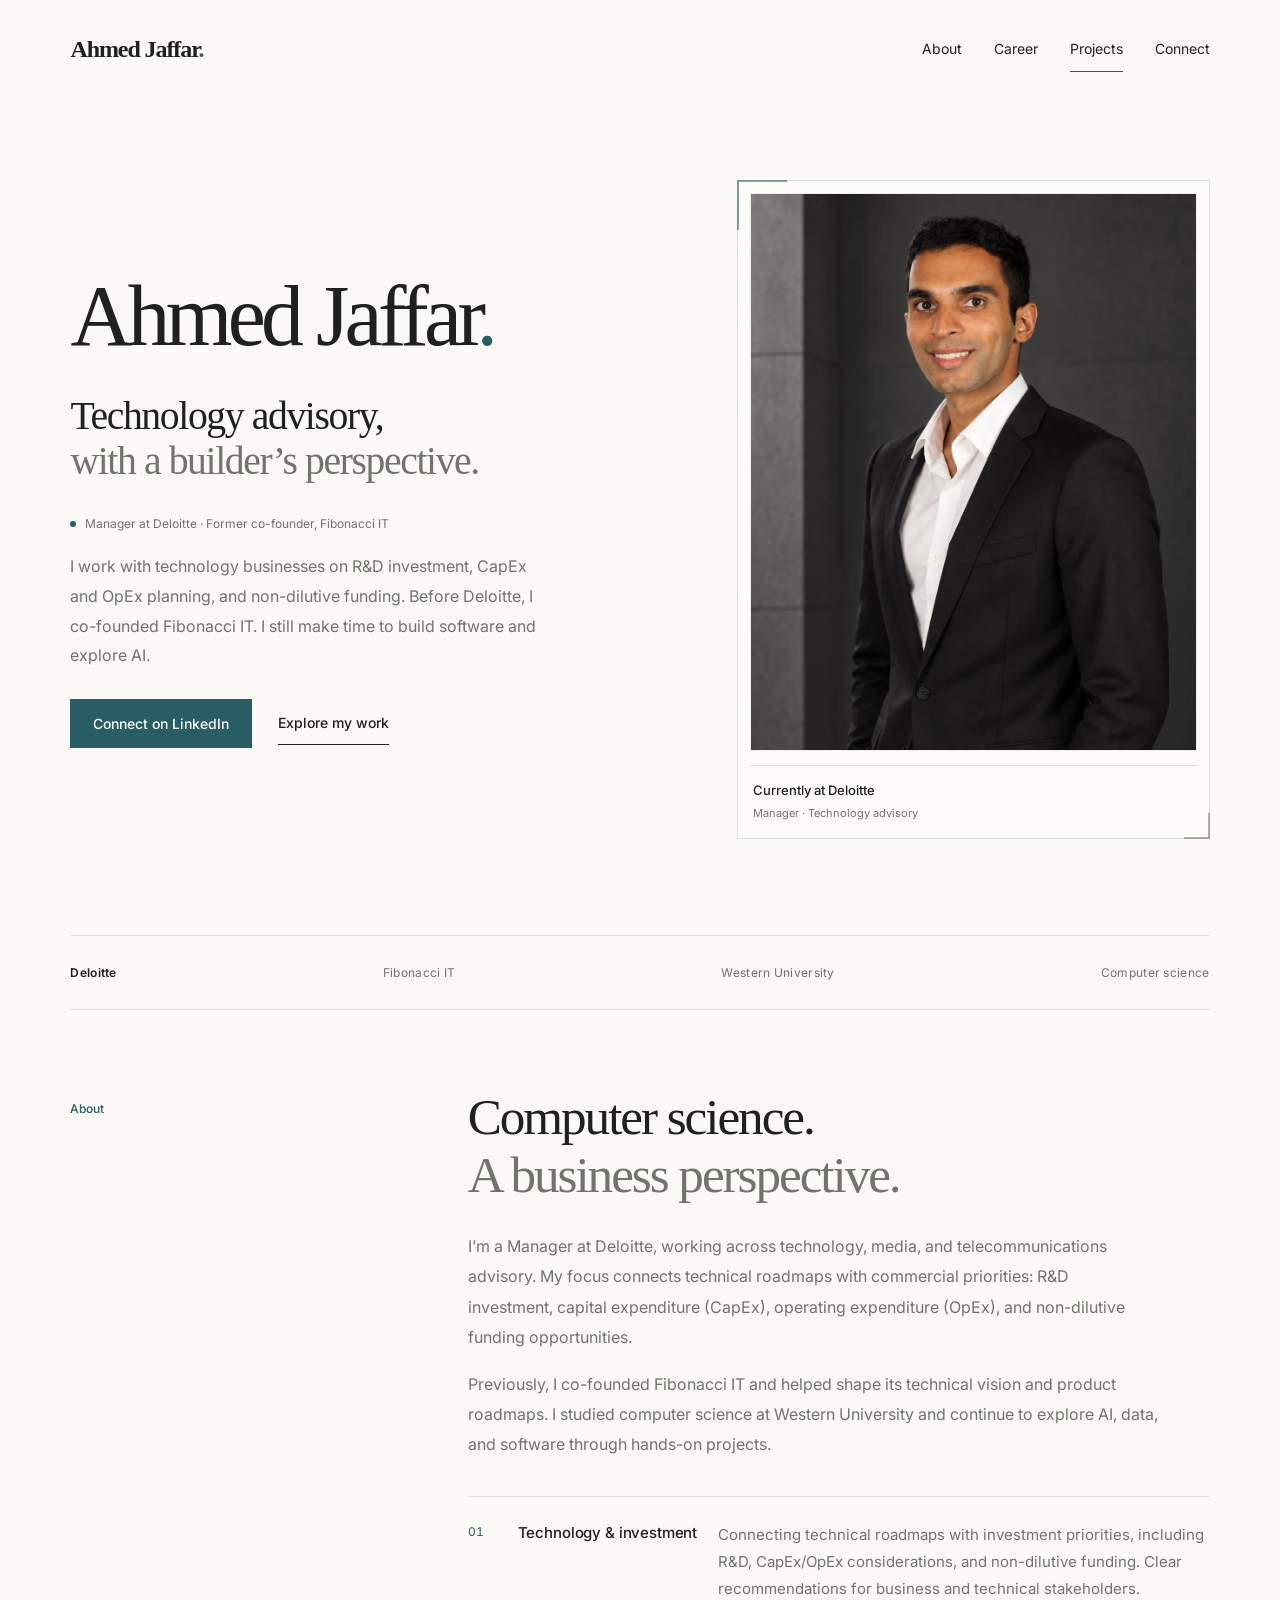
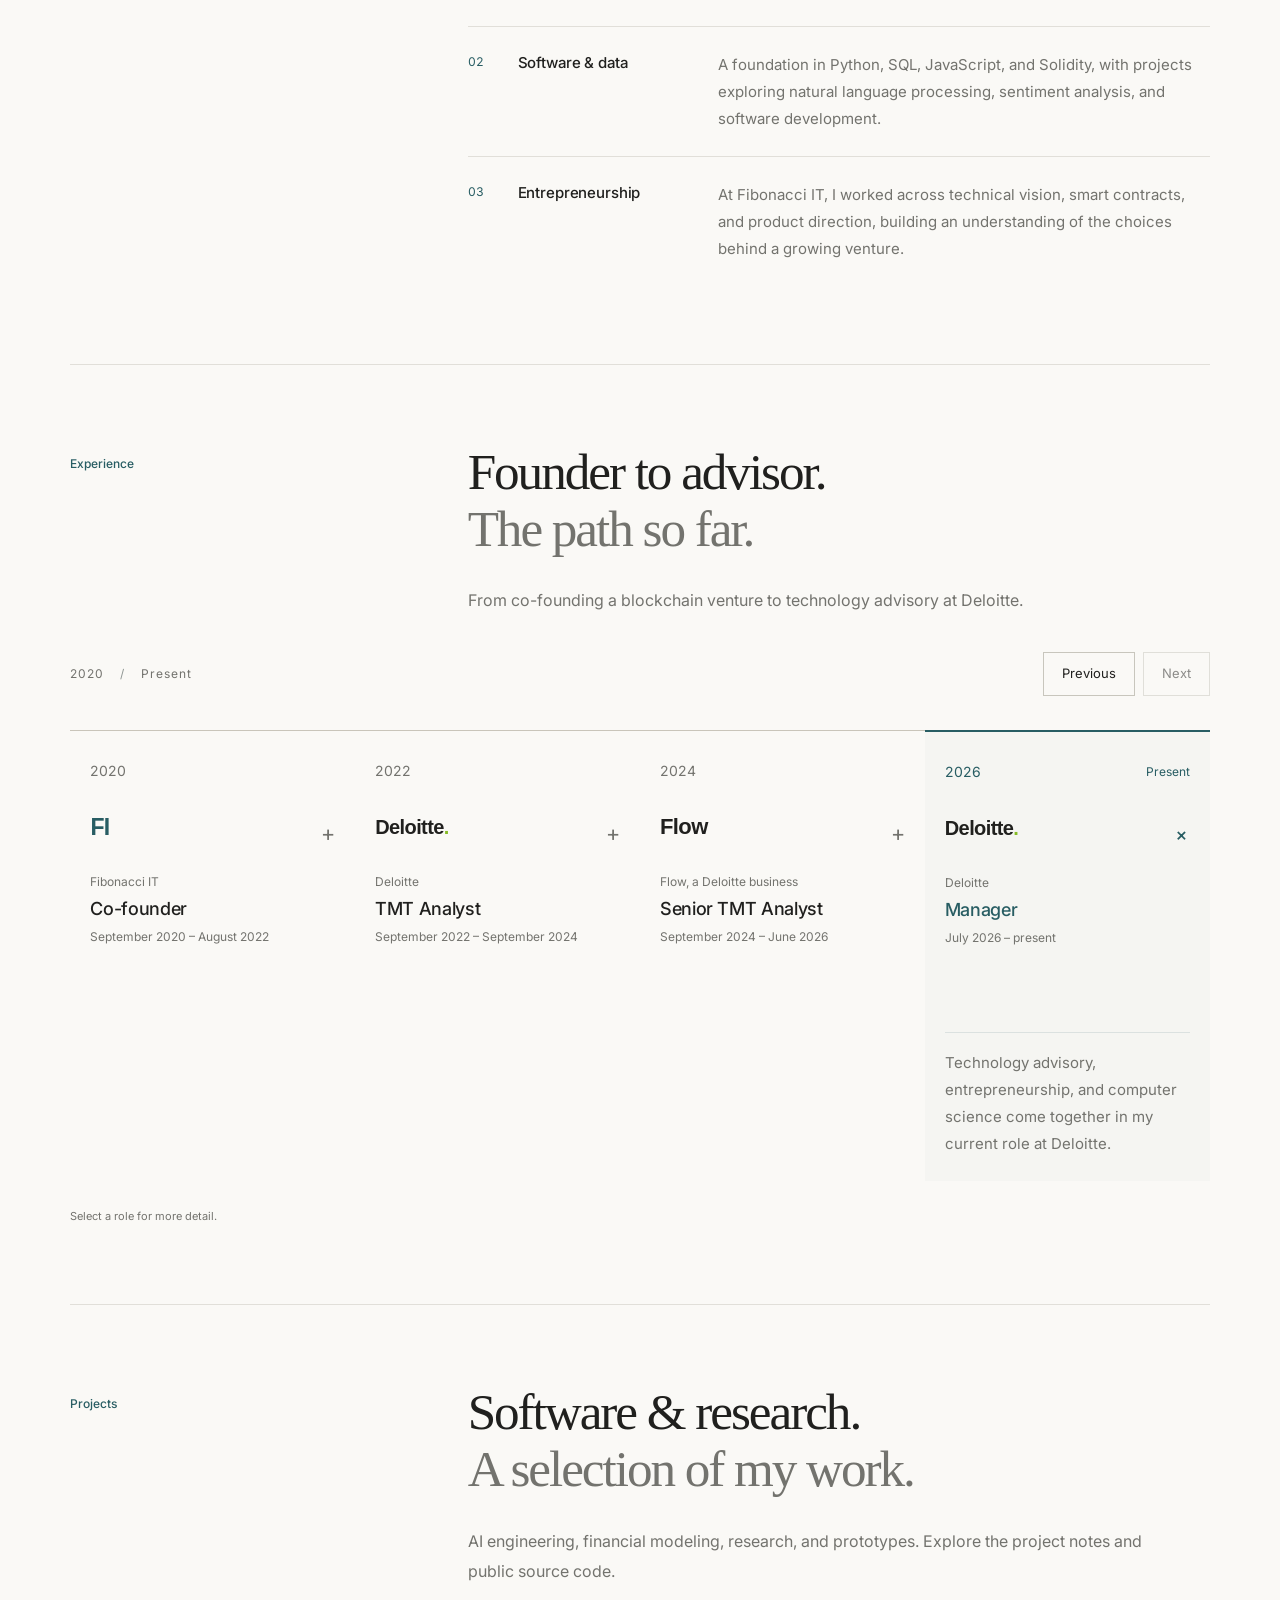
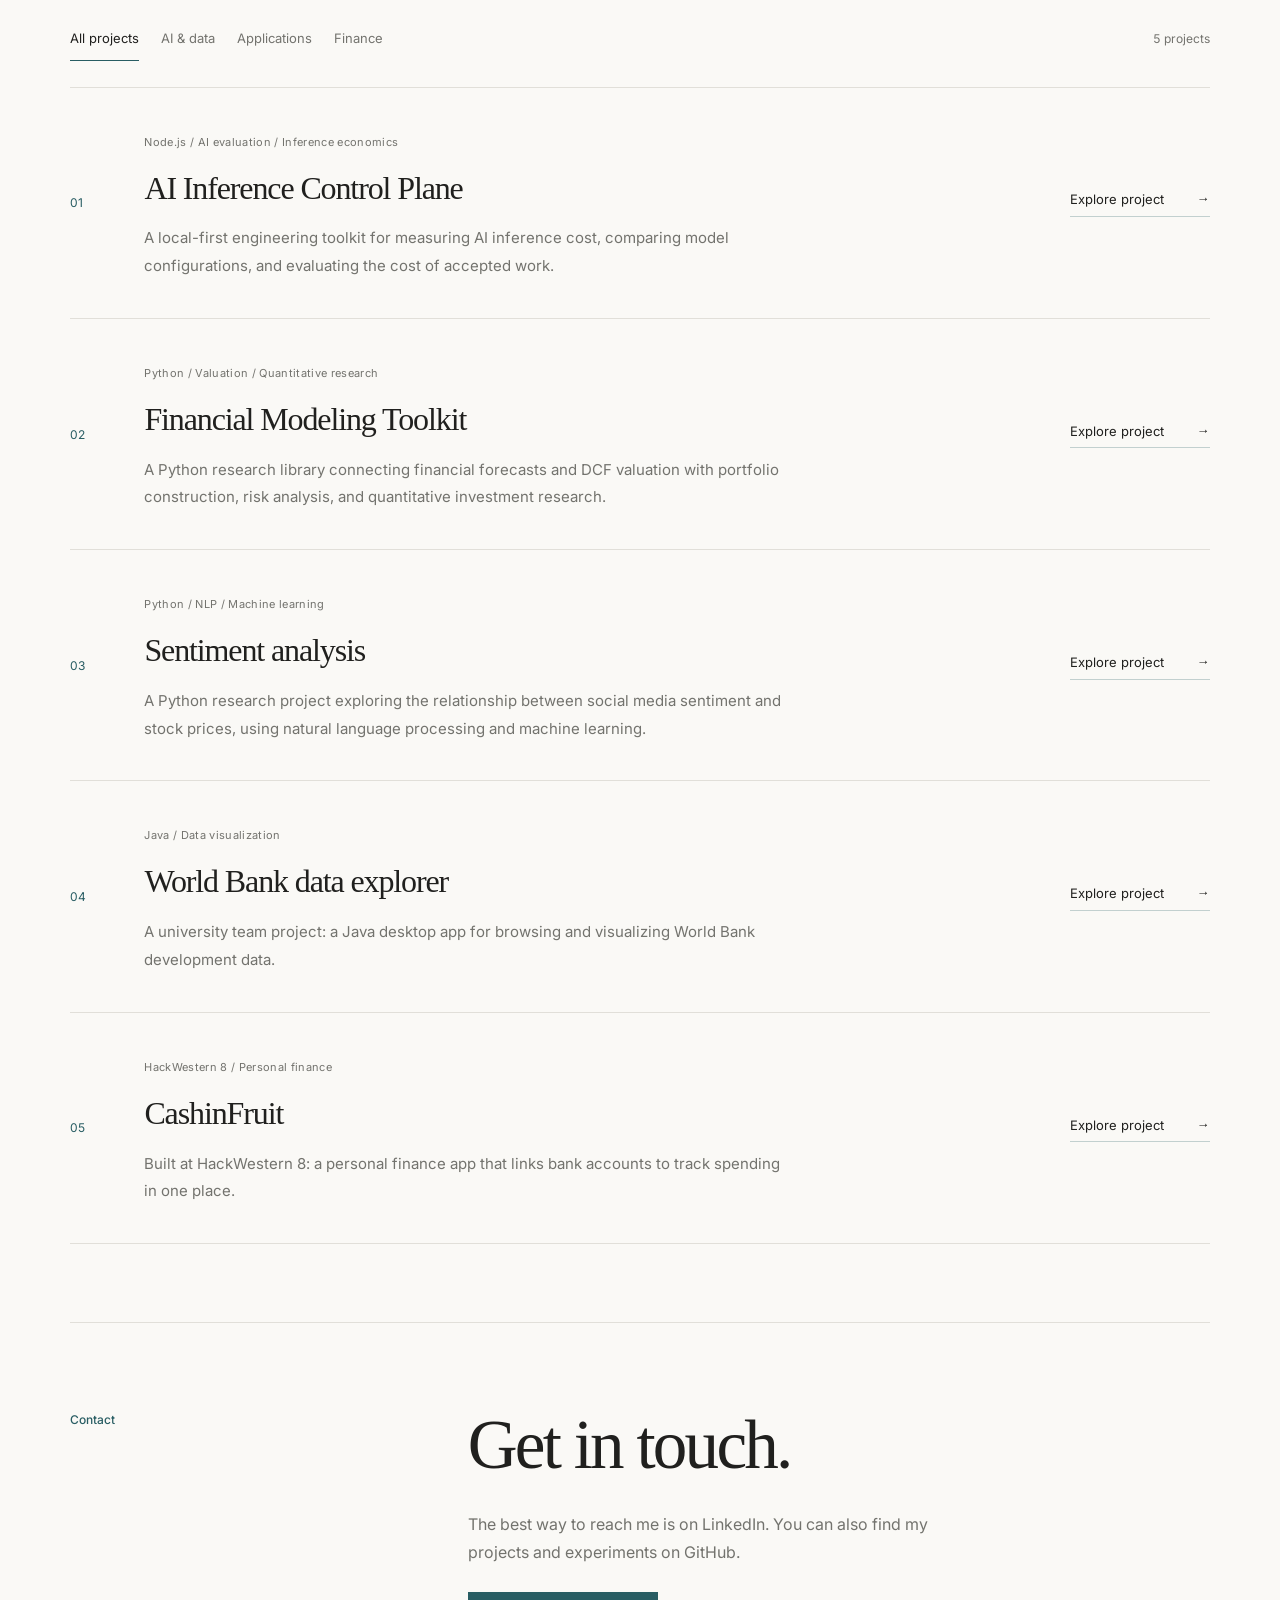
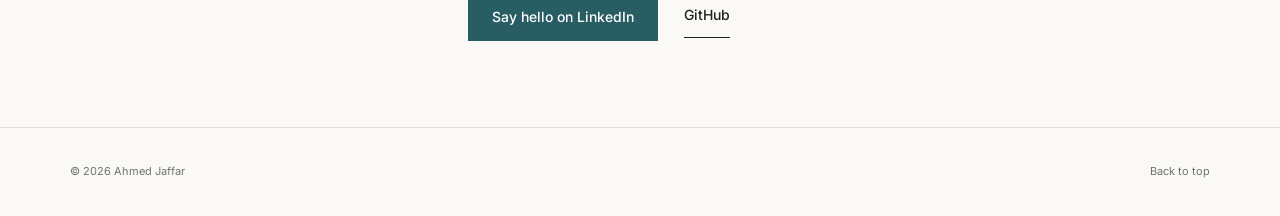
<file: index.html>
<!doctype html>
<html lang="en">
<head>
<meta charset="utf-8">
<meta name="viewport" content="width=device-width,initial-scale=1">
<title>Ahmed Jaffar | Technology Advisory &amp; Software Development</title>
<meta name="description" content="Ahmed Jaffar connects technology advisory, R&amp;D investment, CapEx/OpEx planning, and non-dilutive funding with a background in software development.">
<meta name="theme-color" content="#faf9f6">
<link rel="canonical" href="https://ahmedjaffar.ca/">

<meta property="og:type" content="profile">
<meta property="og:site_name" content="Ahmed Jaffar">
<meta property="og:locale" content="en_CA">
<meta property="profile:first_name" content="Ahmed">
<meta property="profile:last_name" content="Jaffar">
<meta property="og:title" content="Ahmed Jaffar | Technology Advisory &amp; Software Development">
<meta property="og:description" content="Ahmed Jaffar connects technology advisory, R&amp;D investment, CapEx/OpEx planning, and non-dilutive funding with a background in software development.">
<meta property="og:url" content="https://ahmedjaffar.ca/">
<meta property="og:image" content="https://ahmedjaffar.ca/og-image.jpg">
<meta property="og:image:width" content="1200">
<meta property="og:image:height" content="630">
<meta property="og:image:alt" content="Ahmed Jaffar personal website">
<meta name="twitter:image:alt" content="Ahmed Jaffar personal website">
<meta name="twitter:card" content="summary_large_image">
<meta name="twitter:title" content="Ahmed Jaffar | Technology Advisory &amp; Software Development">
<meta name="twitter:description" content="Ahmed Jaffar connects technology advisory, R&amp;D investment, CapEx/OpEx planning, and non-dilutive funding with a background in software development.">
<meta name="twitter:image" content="https://ahmedjaffar.ca/og-image.jpg">

<link rel="preconnect" href="https://fonts.googleapis.com">
<link rel="preconnect" href="https://fonts.gstatic.com" crossorigin>
<link rel="stylesheet" href="https://fonts.googleapis.com/css2?family=Space+Grotesk:wght@500;700&family=Inter:wght@400;500;600&display=swap">
<link rel="stylesheet" href="styles.css">

<link rel="icon" href="/favicon.ico" sizes="any">
<link rel="icon" type="image/svg+xml" href="/favicon.svg">
<link rel="icon" type="image/png" sizes="96x96" href="/favicon-96.png">
<link rel="apple-touch-icon" sizes="180x180" href="/apple-touch-icon.png">

<script type="application/ld+json">
{
  "@context": "https://schema.org",
  "@graph": [
    {
      "@type": "WebSite",
      "@id": "https://ahmedjaffar.ca/#website",
      "url": "https://ahmedjaffar.ca/",
      "name": "Ahmed Jaffar",
      "inLanguage": "en",
      "publisher": {
        "@id": "https://ahmedjaffar.ca/#person"
      },
      "alternateName": "Ahmed Jaffar"
    },
    {
      "@type": "ProfilePage",
      "@id": "https://ahmedjaffar.ca/#profile",
      "url": "https://ahmedjaffar.ca/",
      "name": "Ahmed Jaffar | Technology Advisory & Software Development",
      "description": "Ahmed Jaffar connects technology advisory, R&D investment, CapEx/OpEx planning, and non-dilutive funding with a background in software development.",
      "isPartOf": {
        "@id": "https://ahmedjaffar.ca/#website"
      },
      "mainEntity": {
        "@id": "https://ahmedjaffar.ca/#person"
      },
      "inLanguage": "en",
      "hasPart": {
        "@id": "https://ahmedjaffar.ca/#project-list"
      }
    },
    {
      "@type": "Person",
      "@id": "https://ahmedjaffar.ca/#person",
      "name": "Ahmed Jaffar",
      "url": "https://ahmedjaffar.ca/",
      "jobTitle": "Manager",
      "worksFor": {
        "@type": "Organization",
        "name": "Deloitte"
      },
      "alumniOf": {
        "@type": "CollegeOrUniversity",
        "name": "Western University"
      },
      "knowsAbout": [
        "Technology advisory",
        "Computer science",
        "Artificial intelligence",
        "Software development",
        "Entrepreneurship"
      ],
      "sameAs": [
        "https://www.linkedin.com/in/ahmedjjaffar/",
        "https://github.com/Ajaffar1"
      ],
      "image": "https://ahmedjaffar.ca/ahmed-portrait.jpg"
    },
    {
      "@type": "ItemList",
      "@id": "https://ahmedjaffar.ca/#project-list",
      "name": "Ahmed Jaffar\u2019s selected public software projects",
      "itemListElement": [
        {
          "@type": "ListItem",
          "position": 1,
          "item": {
            "@type": "SoftwareSourceCode",
            "name": "AI Inference Control Plane",
            "codeRepository": "https://github.com/Ajaffar1/AI-Inference-Control-Plane",
            "url": "https://ahmedjaffar.ca/projects/ai-inference-control-plane/",
            "programmingLanguage": "JavaScript"
          }
        },
        {
          "@type": "ListItem",
          "position": 2,
          "item": {
            "@type": "SoftwareSourceCode",
            "name": "Financial Modeling Toolkit",
            "codeRepository": "https://github.com/Ajaffar1/Financial-Modeling-Toolkit",
            "url": "https://ahmedjaffar.ca/projects/financial-modeling-toolkit/",
            "programmingLanguage": "Python"
          }
        },
        {
          "@type": "ListItem",
          "position": 3,
          "item": {
            "@type": "SoftwareSourceCode",
            "name": "Sentiment analysis",
            "codeRepository": "https://github.com/Ajaffar1/TwitterSentiment",
            "url": "https://ahmedjaffar.ca/projects/sentiment-analysis/",
            "programmingLanguage": "Python"
          }
        },
        {
          "@type": "ListItem",
          "position": 4,
          "item": {
            "@type": "SoftwareSourceCode",
            "name": "World Bank data explorer",
            "codeRepository": "https://github.com/Ajaffar1/World-Bank-DataBase",
            "url": "https://ahmedjaffar.ca/projects/world-bank-data-explorer/",
            "programmingLanguage": "Java"
          }
        },
        {
          "@type": "ListItem",
          "position": 5,
          "item": {
            "@type": "SoftwareSourceCode",
            "name": "CashinFruit",
            "codeRepository": "https://github.com/Ajaffar1/CashinFruit",
            "url": "https://ahmedjaffar.ca/projects/cashinfruit/"
          }
        }
      ]
    }
  ]
}
</script>
<noscript><style>.reveal{opacity:1!important;transform:none!important}</style></noscript>
</head>
<body>
<div class="reading-progress" aria-hidden="true"><span></span></div>
<a class="skip" href="#main-content">Skip to content</a>
<header class="site-header">
<a class="brand" href="#">Ahmed Jaffar<span>.</span>
</a>
<nav aria-label="Main navigation">
<a href="#about">About</a>
<a href="#work">Career</a>
<a href="#projects">Projects</a>
<a href="#connect">Connect</a>
</nav>
</header>
<main id="main-content">
<div class="hero">
<div>
<h1>Ahmed Jaffar<span>.</span></h1>
<p class="hero-statement">Technology advisory,<br><span>with a builder’s perspective.</span></p>
<div class="hero-tag">Manager at Deloitte · Former co-founder, Fibonacci IT</div>
<p class="intro">I work with technology businesses on R&amp;D investment, CapEx and OpEx planning, and non-dilutive funding. Before Deloitte, I co-founded Fibonacci IT. I still make time to build software and explore AI.</p>
<div class="actions">
<a class="button" href="https://www.linkedin.com/in/ahmedjjaffar/" target="_blank" rel="noopener">Connect on LinkedIn</a>
<a href="#projects">Explore my work</a>
</div>
</div>
<div class="portrait">
<picture>
<source srcset="ahmed-portrait.webp" type="image/webp">
<img src="ahmed-portrait.jpg" alt="Ahmed Jaffar" width="1024" height="1536" fetchpriority="high" decoding="async">
</picture>
<div class="caption">
<div>
<strong>Currently at Deloitte</strong>Manager · Technology advisory</div>

</div>
</div>
</div>
<div class="strip" aria-label="Background"><span>Deloitte</span><span>Fibonacci IT</span><span>Western University</span><span>Computer science</span></div>
<section id="about" class="reveal">
<div class="section-head">
<div class="eyebrow">About</div>
<div>
<h2>Computer science.<br><span class="quiet">A business perspective.</span></h2>
<p class="section-copy">I’m a Manager at Deloitte, working across technology, media, and telecommunications advisory. My focus connects technical roadmaps with commercial priorities: R&amp;D investment, capital expenditure (CapEx), operating expenditure (OpEx), and non-dilutive funding opportunities.</p>
<p class="section-copy">Previously, I co-founded Fibonacci IT and helped shape its technical vision and product roadmaps. I studied computer science at Western University and continue to explore AI, data, and software through hands-on projects.</p>
</div>
</div>
<div class="areas">
<article class="area">
<span class="num">01</span>
<h3>Technology &amp; investment</h3>
<p>Connecting technical roadmaps with investment priorities, including R&amp;D, CapEx/OpEx considerations, and non-dilutive funding. Clear recommendations for business and technical stakeholders.</p>
</article>
<article class="area">
<span class="num">02</span>
<h3>Software &amp; data</h3>
<p>A foundation in Python, SQL, JavaScript, and Solidity, with projects exploring natural language processing, sentiment analysis, and software development.</p>
</article>
<article class="area">
<span class="num">03</span>
<h3>Entrepreneurship</h3>
<p>At Fibonacci IT, I worked across technical vision, smart contracts, and product direction, building an understanding of the choices behind a growing venture.</p>
</article>
</div>
</section>
<section id="work" class="reveal">
<div class="section-head">
<div class="eyebrow">Experience</div>
<div>
<h2>Founder to advisor.<br><span class="quiet">The path so far.</span></h2>
<p class="section-copy">From co-founding a blockchain venture to technology advisory at Deloitte.</p>
</div>
</div>
<div class="glass-timeline">
<div class="glass-toolbar"><span class="glass-caption">2020 <span aria-hidden="true">/</span> Present</span><div class="glass-controls" hidden><button type="button" class="career-previous" aria-label="Previous career role">Previous</button><button type="button" class="career-next" aria-label="Next career role">Next</button></div></div>
<div class="career-list" aria-label="Career timeline">
<details class="career-item" id="career-2020" data-nosnippet>
<summary>
<span class="career-milestone" aria-hidden="true">2020</span><span class="company-mark fibonacci" aria-hidden="true">FI</span><span class="career-heading"><span class="career-company">Fibonacci IT</span><span class="career-role">Co-founder</span><span class="career-date">September 2020 – August 2022</span></span><span class="career-chevron" aria-hidden="true">+</span></summary>
<div class="career-description"><p>Co-founded a blockchain venture focused on decentralized data infrastructure, working across smart contracts, data migration protocols, and product development roadmaps.</p></div></details><details class="career-item" id="career-2022" data-nosnippet>
<summary>
<span class="career-milestone" aria-hidden="true">2022</span><span class="company-mark deloitte" aria-hidden="true">Deloitte<span>.</span></span><span class="career-heading"><span class="career-company">Deloitte</span><span class="career-role">TMT Analyst</span><span class="career-date">September 2022 – September 2024</span></span><span class="career-chevron" aria-hidden="true">+</span></summary>
<div class="career-description"><p>Research, analysis, and executive briefings for technology and media engagements. Turning complex information into clear recommendations.</p></div></details><details class="career-item" id="career-2024" data-nosnippet>
<summary>
<span class="career-milestone" aria-hidden="true">2024</span><span class="company-mark flow" aria-hidden="true">Flow</span><span class="career-heading"><span class="career-company">Flow, a Deloitte business</span><span class="career-role">Senior TMT Analyst</span><span class="career-date">September 2024 – June 2026</span></span><span class="career-chevron" aria-hidden="true">+</span></summary>
<div class="career-description"><p>Worked with executive, finance, and technical stakeholders across software, fintech, and networking, connecting strategic priorities with practical business roadmaps.</p></div></details><details class="career-item" id="career-2026" open>
<summary>
<span class="career-milestone" aria-hidden="true">2026<span class="current-label">Present</span></span><span class="company-mark deloitte" aria-hidden="true">Deloitte<span>.</span></span><span class="career-heading"><span class="career-company">Deloitte</span><span class="career-role">Manager</span><span class="career-date">July 2026 – present</span></span><span class="career-chevron" aria-hidden="true">+</span></summary>
<div class="career-description"><p>Technology advisory, entrepreneurship, and computer science come together in my current role at Deloitte.</p></div></details></div>
<p class="glass-hint">Select a role for more detail.</p>
</div>
</section>
<section id="projects" class="reveal">
<div class="section-head">
<div class="eyebrow">Projects</div>
<div>
<h2>Software &amp; research.<br><span class="quiet">A selection of my work.</span></h2>
<p class="section-copy">AI engineering, financial modeling, research, and prototypes. Explore the project notes and public source code.</p>
</div>
</div>
<div class="project-tools" hidden>
<div role="group" aria-label="Filter projects" class="project-filters">
<button type="button" data-filter="all" aria-pressed="true">All projects</button>
<button type="button" data-filter="data" aria-pressed="false">AI & data</button>
<button type="button" data-filter="apps" aria-pressed="false">Applications</button>
<button type="button" data-filter="finance" aria-pressed="false">Finance</button>
</div>
<p class="project-count" role="status" aria-live="polite">5 projects</p>
</div>
<div class="projects">
<a class="project" data-category="data apps" href="/projects/ai-inference-control-plane/"><span class="num">01</span><div><span class="project-stack">Node.js / AI evaluation / Inference economics</span><h3>AI Inference Control Plane</h3><p>A local-first engineering toolkit for measuring AI inference cost, comparing model configurations, and evaluating the cost of accepted work.</p></div><span class="project-cta">Explore project</span></a>
<a class="project" data-category="finance" href="/projects/financial-modeling-toolkit/"><span class="num">02</span><div><span class="project-stack">Python / Valuation / Quantitative research</span><h3>Financial Modeling Toolkit</h3><p>A Python research library connecting financial forecasts and DCF valuation with portfolio construction, risk analysis, and quantitative investment research.</p></div><span class="project-cta">Explore project</span></a>

<a class="project" data-category="data" href="/projects/sentiment-analysis/">
<span class="num">03</span>
<div>
<span class="project-stack">Python / NLP / Machine learning</span>
<h3>Sentiment analysis</h3>
<p>A Python research project exploring the relationship between social media sentiment and stock prices, using natural language processing and machine learning.</p>
</div>
<span class="project-cta">Explore project</span>
</a>
<a class="project" data-category="data apps" href="/projects/world-bank-data-explorer/">
<span class="num">04</span>
<div>
<span class="project-stack">Java / Data visualization</span>
<h3>World Bank data explorer</h3>
<p>A university team project: a Java desktop app for browsing and visualizing World Bank development data.</p>
</div>
<span class="project-cta">Explore project</span>
</a>
<a class="project" data-category="apps" href="/projects/cashinfruit/">
<span class="num">05</span>
<div>
<span class="project-stack">HackWestern 8 / Personal finance</span>
<h3>CashinFruit</h3>
<p>Built at HackWestern 8: a personal finance app that links bank accounts to track spending in one place.</p>
</div>
<span class="project-cta">Explore project</span>
</a>
</div>
</section>
<section id="connect" class="contact reveal">
<div class="eyebrow">Contact</div>
<h2>Get in touch.</h2>
<p>The best way to reach me is on LinkedIn. You can also find my projects and experiments on GitHub.</p>
<div class="actions">
<a class="button" href="https://www.linkedin.com/in/ahmedjjaffar/" target="_blank" rel="noopener">Say hello on LinkedIn</a>
<a href="https://github.com/Ajaffar1" target="_blank" rel="noopener">GitHub</a>
</div>
</section>
</main>
<footer>
<span>© 2026 Ahmed Jaffar</span>
<a href="#">Back to top</a>
</footer>
<script src="script.js" defer></script>
</body>
</html>
</file>
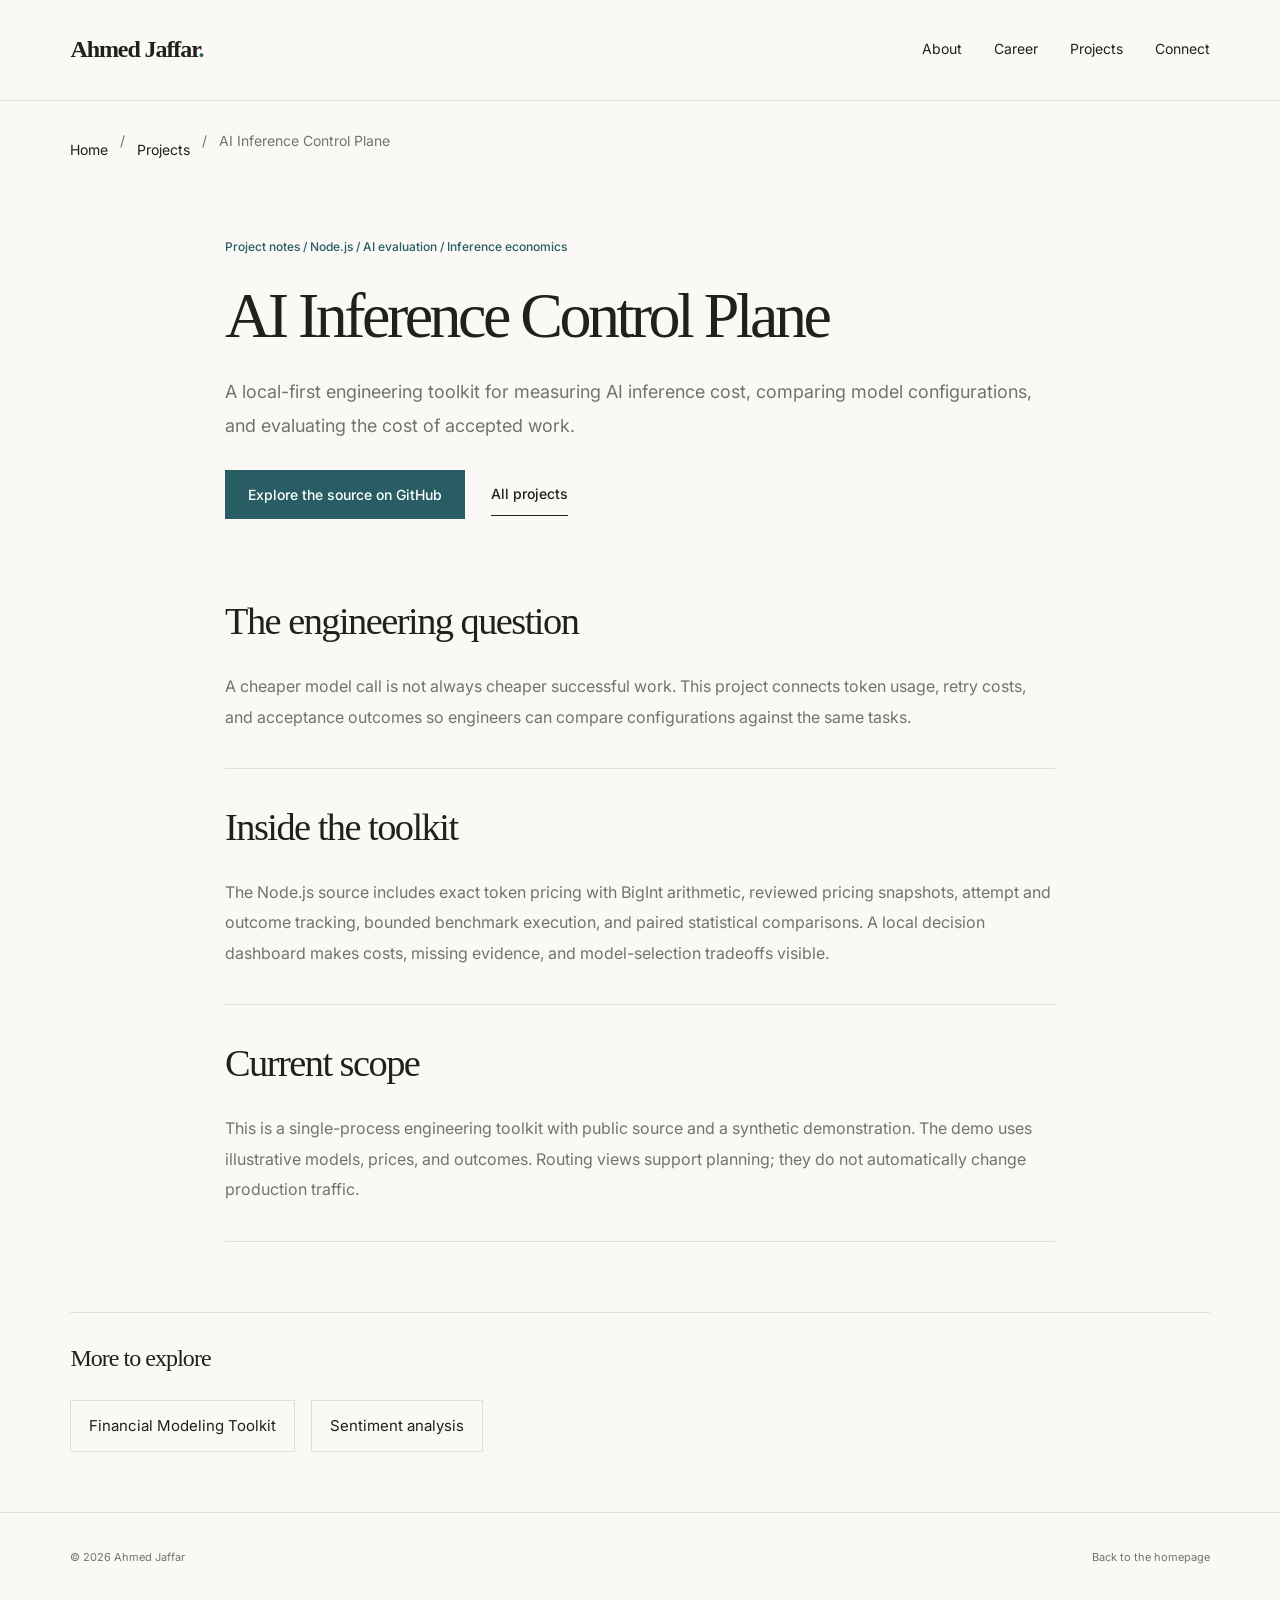
<file: projects/ai-inference-control-plane/index.html>
<!doctype html><html lang="en"><head>
<meta charset="utf-8">
<meta name="viewport" content="width=device-width,initial-scale=1">
<title>AI Inference Control Plane | Ahmed Jaffar</title>
<meta name="description" content="A local-first engineering toolkit for measuring AI inference cost, comparing model configurations, and evaluating the cost of accepted work.">
<meta name="theme-color" content="#faf9f6">
<link rel="canonical" href="https://ahmedjaffar.ca/projects/ai-inference-control-plane/">

<meta property="og:type" content="website">
<meta property="og:site_name" content="Ahmed Jaffar">
<meta property="og:locale" content="en_CA">
<meta property="og:title" content="AI Inference Control Plane | Ahmed Jaffar">
<meta property="og:description" content="A local-first engineering toolkit for measuring AI inference cost, comparing model configurations, and evaluating the cost of accepted work.">
<meta property="og:url" content="https://ahmedjaffar.ca/projects/ai-inference-control-plane/">
<meta property="og:image" content="https://ahmedjaffar.ca/og-image.jpg">
<meta property="og:image:width" content="1200">
<meta property="og:image:height" content="630">
<meta property="og:image:alt" content="Ahmed Jaffar personal website">
<meta name="twitter:image:alt" content="Ahmed Jaffar personal website">
<meta name="twitter:card" content="summary_large_image">
<meta name="twitter:title" content="AI Inference Control Plane | Ahmed Jaffar">
<meta name="twitter:description" content="A local-first engineering toolkit for measuring AI inference cost, comparing model configurations, and evaluating the cost of accepted work.">
<meta name="twitter:image" content="https://ahmedjaffar.ca/og-image.jpg">

<link rel="preconnect" href="https://fonts.googleapis.com">
<link rel="preconnect" href="https://fonts.gstatic.com" crossorigin>
<link rel="stylesheet" href="https://fonts.googleapis.com/css2?family=Space+Grotesk:wght@500;700&family=Inter:wght@400;500;600&display=swap">
<link rel="stylesheet" href="/styles.css">

<link rel="icon" href="/favicon.ico" sizes="any">
<link rel="icon" type="image/svg+xml" href="/favicon.svg">
<link rel="icon" type="image/png" sizes="96x96" href="/favicon-96.png">
<link rel="apple-touch-icon" sizes="180x180" href="/apple-touch-icon.png">


<noscript><style>.reveal{opacity:1!important;transform:none!important}</style></noscript>

<script type="application/ld+json">{
  "@context": "https://schema.org",
  "@graph": [
    {
      "@type": "WebPage",
      "@id": "https://ahmedjaffar.ca/projects/ai-inference-control-plane/#page",
      "url": "https://ahmedjaffar.ca/projects/ai-inference-control-plane/",
      "name": "AI Inference Control Plane | Ahmed Jaffar",
      "description": "A local-first engineering toolkit for measuring AI inference cost, comparing model configurations, and evaluating the cost of accepted work.",
      "inLanguage": "en",
      "mainEntity": {
        "@id": "https://ahmedjaffar.ca/projects/ai-inference-control-plane/#source"
      },
      "breadcrumb": {
        "@id": "https://ahmedjaffar.ca/projects/ai-inference-control-plane/#breadcrumbs"
      }
    },
    {
      "@type": "SoftwareSourceCode",
      "@id": "https://ahmedjaffar.ca/projects/ai-inference-control-plane/#source",
      "name": "AI Inference Control Plane",
      "description": "A local-first engineering toolkit for measuring AI inference cost, comparing model configurations, and evaluating the cost of accepted work.",
      "url": "https://ahmedjaffar.ca/projects/ai-inference-control-plane/",
      "codeRepository": "https://github.com/Ajaffar1/AI-Inference-Control-Plane",
      "programmingLanguage": "JavaScript"
    },
    {
      "@type": "BreadcrumbList",
      "@id": "https://ahmedjaffar.ca/projects/ai-inference-control-plane/#breadcrumbs",
      "itemListElement": [
        {
          "@type": "ListItem",
          "position": 1,
          "name": "Ahmed Jaffar",
          "item": "https://ahmedjaffar.ca/"
        },
        {
          "@type": "ListItem",
          "position": 2,
          "name": "AI Inference Control Plane",
          "item": "https://ahmedjaffar.ca/projects/ai-inference-control-plane/"
        }
      ]
    }
  ]
}</script></head><body class="project-page">
<a class="skip" href="#main-content">Skip to content</a>
<header class="site-header"><a class="brand" href="/">Ahmed Jaffar<span>.</span></a><nav aria-label="Main navigation"><a href="/#about">About</a><a href="/#work">Career</a><a href="/#projects">Projects</a><a href="/#connect">Connect</a></nav></header>
<main id="main-content"><nav class="breadcrumbs" aria-label="Breadcrumb"><a href="/">Home</a><span aria-hidden="true">/</span><a href="/#projects">Projects</a><span aria-hidden="true">/</span><span aria-current="page">AI Inference Control Plane</span></nav><article class="project-detail"><div class="eyebrow">Project notes / Node.js / AI evaluation / Inference economics</div><h1>AI Inference Control Plane</h1><p class="project-lead">A local-first engineering toolkit for measuring AI inference cost, comparing model configurations, and evaluating the cost of accepted work.</p><div class="actions"><a class="button" href="https://github.com/Ajaffar1/AI-Inference-Control-Plane" target="_blank" rel="noopener">Explore the source on GitHub</a><a href="/#projects">All projects</a></div><section class="project-note"><h2>The engineering question</h2><p>A cheaper model call is not always cheaper successful work. This project connects token usage, retry costs, and acceptance outcomes so engineers can compare configurations against the same tasks.</p></section><section class="project-note"><h2>Inside the toolkit</h2><p>The Node.js source includes exact token pricing with BigInt arithmetic, reviewed pricing snapshots, attempt and outcome tracking, bounded benchmark execution, and paired statistical comparisons. A local decision dashboard makes costs, missing evidence, and model-selection tradeoffs visible.</p></section><section class="project-note"><h2>Current scope</h2><p>This is a single-process engineering toolkit with public source and a synthetic demonstration. The demo uses illustrative models, prices, and outcomes. Routing views support planning; they do not automatically change production traffic.</p></section></article><aside class="related-projects" aria-label="More project notes"><h2>More to explore</h2><div><a href="/projects/financial-modeling-toolkit/">Financial Modeling Toolkit</a><a href="/projects/sentiment-analysis/">Sentiment analysis</a></div></aside></main><footer><span>© 2026 Ahmed Jaffar</span><a href="/">Back to the homepage</a></footer></body></html>
</file>
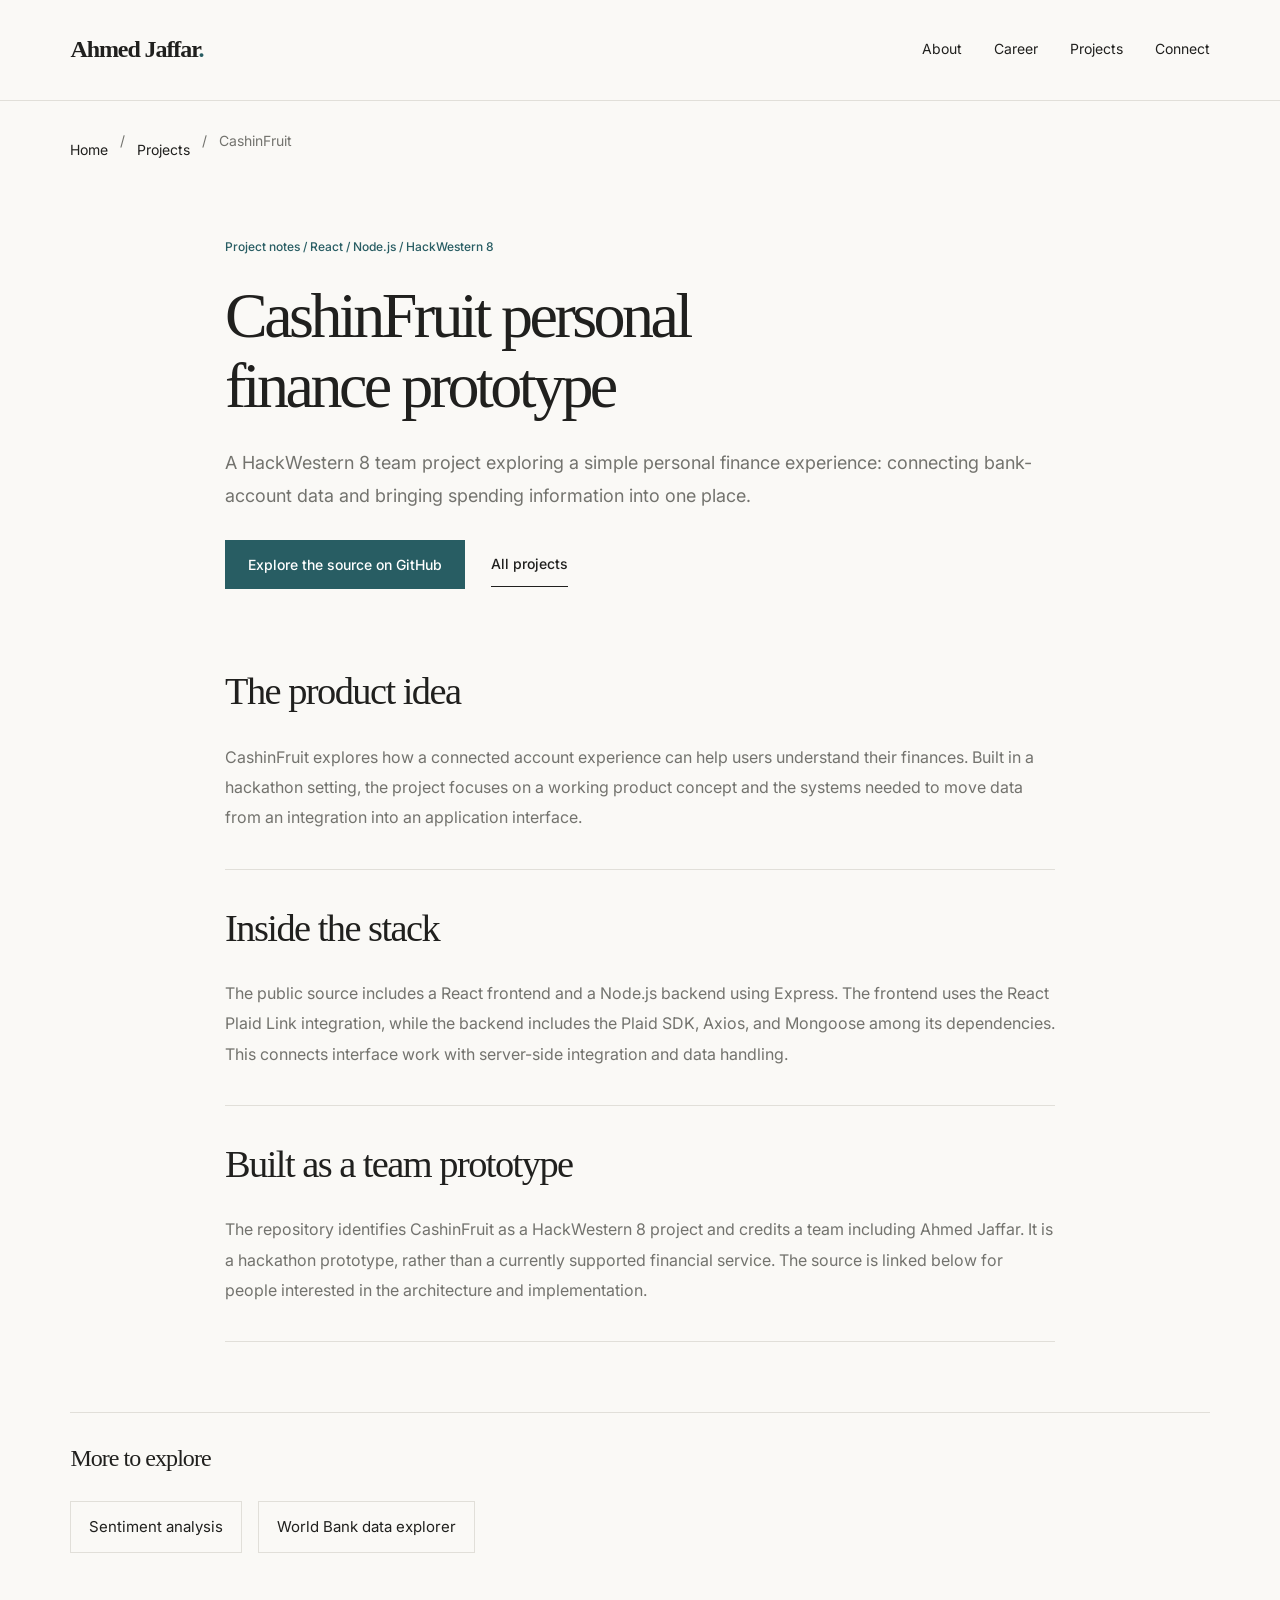
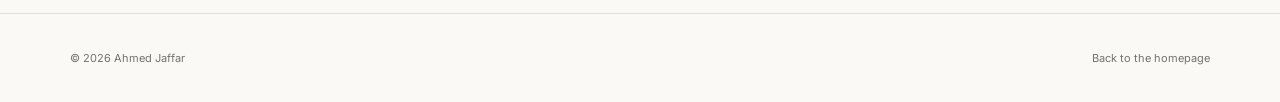
<file: projects/cashinfruit/index.html>
<!doctype html><html lang="en"><head>
<meta charset="utf-8">
<meta name="viewport" content="width=device-width,initial-scale=1">
<title>CashinFruit personal finance prototype | Ahmed Jaffar</title>
<meta name="description" content="Explore CashinFruit, Ahmed Jaffar’s HackWestern 8 team project: a personal finance prototype built with React, Node.js, Express, and Plaid.">
<meta name="theme-color" content="#faf9f6">
<link rel="canonical" href="https://ahmedjaffar.ca/projects/cashinfruit/">

<meta property="og:type" content="website">
<meta property="og:site_name" content="Ahmed Jaffar">
<meta property="og:locale" content="en_CA">
<meta property="og:title" content="CashinFruit personal finance prototype | Ahmed Jaffar">
<meta property="og:description" content="Explore CashinFruit, Ahmed Jaffar’s HackWestern 8 team project: a personal finance prototype built with React, Node.js, Express, and Plaid.">
<meta property="og:url" content="https://ahmedjaffar.ca/projects/cashinfruit/">
<meta property="og:image" content="https://ahmedjaffar.ca/og-image.jpg">
<meta property="og:image:width" content="1200">
<meta property="og:image:height" content="630">
<meta property="og:image:alt" content="Ahmed Jaffar personal website">
<meta name="twitter:image:alt" content="Ahmed Jaffar personal website">
<meta name="twitter:card" content="summary_large_image">
<meta name="twitter:title" content="CashinFruit personal finance prototype | Ahmed Jaffar">
<meta name="twitter:description" content="Explore CashinFruit, Ahmed Jaffar’s HackWestern 8 team project: a personal finance prototype built with React, Node.js, Express, and Plaid.">
<meta name="twitter:image" content="https://ahmedjaffar.ca/og-image.jpg">

<link rel="preconnect" href="https://fonts.googleapis.com">
<link rel="preconnect" href="https://fonts.gstatic.com" crossorigin>
<link rel="stylesheet" href="https://fonts.googleapis.com/css2?family=Space+Grotesk:wght@500;700&family=Inter:wght@400;500;600&display=swap">
<link rel="stylesheet" href="/styles.css">

<link rel="icon" href="/favicon.ico" sizes="any">
<link rel="icon" type="image/svg+xml" href="/favicon.svg">
<link rel="icon" type="image/png" sizes="96x96" href="/favicon-96.png">
<link rel="apple-touch-icon" sizes="180x180" href="/apple-touch-icon.png">


<noscript><style>.reveal{opacity:1!important;transform:none!important}</style></noscript>

<script type="application/ld+json">{
  "@context": "https://schema.org",
  "@graph": [
    {
      "@type": "WebPage",
      "@id": "https://ahmedjaffar.ca/projects/cashinfruit/#page",
      "url": "https://ahmedjaffar.ca/projects/cashinfruit/",
      "name": "CashinFruit personal finance prototype | Ahmed Jaffar",
      "description": "Explore CashinFruit, Ahmed Jaffar\u2019s HackWestern 8 team project: a personal finance prototype built with React, Node.js, Express, and Plaid.",
      "inLanguage": "en",
      "isPartOf": {
        "@id": "https://ahmedjaffar.ca/#website"
      },
      "mainEntity": {
        "@id": "https://ahmedjaffar.ca/projects/cashinfruit/#source"
      },
      "breadcrumb": {
        "@id": "https://ahmedjaffar.ca/projects/cashinfruit/#breadcrumbs"
      }
    },
    {
      "@type": "SoftwareSourceCode",
      "@id": "https://ahmedjaffar.ca/projects/cashinfruit/#source",
      "name": "CashinFruit personal finance prototype",
      "description": "A HackWestern 8 team project exploring a simple personal finance experience: connecting bank-account data and bringing spending information into one place.",
      "url": "https://ahmedjaffar.ca/projects/cashinfruit/",
      "codeRepository": "https://github.com/Ajaffar1/CashinFruit",
      "programmingLanguage": "JavaScript"
    },
    {
      "@type": "BreadcrumbList",
      "@id": "https://ahmedjaffar.ca/projects/cashinfruit/#breadcrumbs",
      "itemListElement": [
        {
          "@type": "ListItem",
          "position": 1,
          "name": "Ahmed Jaffar",
          "item": "https://ahmedjaffar.ca/"
        },
        {
          "@type": "ListItem",
          "position": 2,
          "name": "CashinFruit",
          "item": "https://ahmedjaffar.ca/projects/cashinfruit/"
        }
      ]
    }
  ]
}</script></head><body class="project-page">
<a class="skip" href="#main-content">Skip to content</a>
<header class="site-header"><a class="brand" href="/">Ahmed Jaffar<span>.</span></a><nav aria-label="Main navigation"><a href="/#about">About</a><a href="/#work">Career</a><a href="/#projects">Projects</a><a href="/#connect">Connect</a></nav></header>
<main id="main-content"><nav class="breadcrumbs" aria-label="Breadcrumb"><a href="/">Home</a><span aria-hidden="true">/</span><a href="/#projects">Projects</a><span aria-hidden="true">/</span><span aria-current="page">CashinFruit</span></nav>
<article class="project-detail"><div class="eyebrow">Project notes / React / Node.js / HackWestern 8</div><h1>CashinFruit personal finance prototype</h1><p class="project-lead">A HackWestern 8 team project exploring a simple personal finance experience: connecting bank-account data and bringing spending information into one place.</p><div class="actions"><a class="button" href="https://github.com/Ajaffar1/CashinFruit" target="_blank" rel="noopener">Explore the source on GitHub</a><a href="/#projects">All projects</a></div><section class="project-note"><h2>The product idea</h2><p>CashinFruit explores how a connected account experience can help users understand their finances. Built in a hackathon setting, the project focuses on a working product concept and the systems needed to move data from an integration into an application interface.</p></section><section class="project-note"><h2>Inside the stack</h2><p>The public source includes a React frontend and a Node.js backend using Express. The frontend uses the React Plaid Link integration, while the backend includes the Plaid SDK, Axios, and Mongoose among its dependencies. This connects interface work with server-side integration and data handling.</p></section><section class="project-note"><h2>Built as a team prototype</h2><p>The repository identifies CashinFruit as a HackWestern 8 project and credits a team including Ahmed Jaffar. It is a hackathon prototype, rather than a currently supported financial service. The source is linked below for people interested in the architecture and implementation.</p></section></article>
<aside class="related-projects" aria-label="More project notes"><h2>More to explore</h2><div><a href="/projects/sentiment-analysis/">Sentiment analysis</a><a href="/projects/world-bank-data-explorer/">World Bank data explorer</a></div></aside></main><footer><span>© 2026 Ahmed Jaffar</span><a href="/">Back to the homepage</a></footer></body></html>
</file>
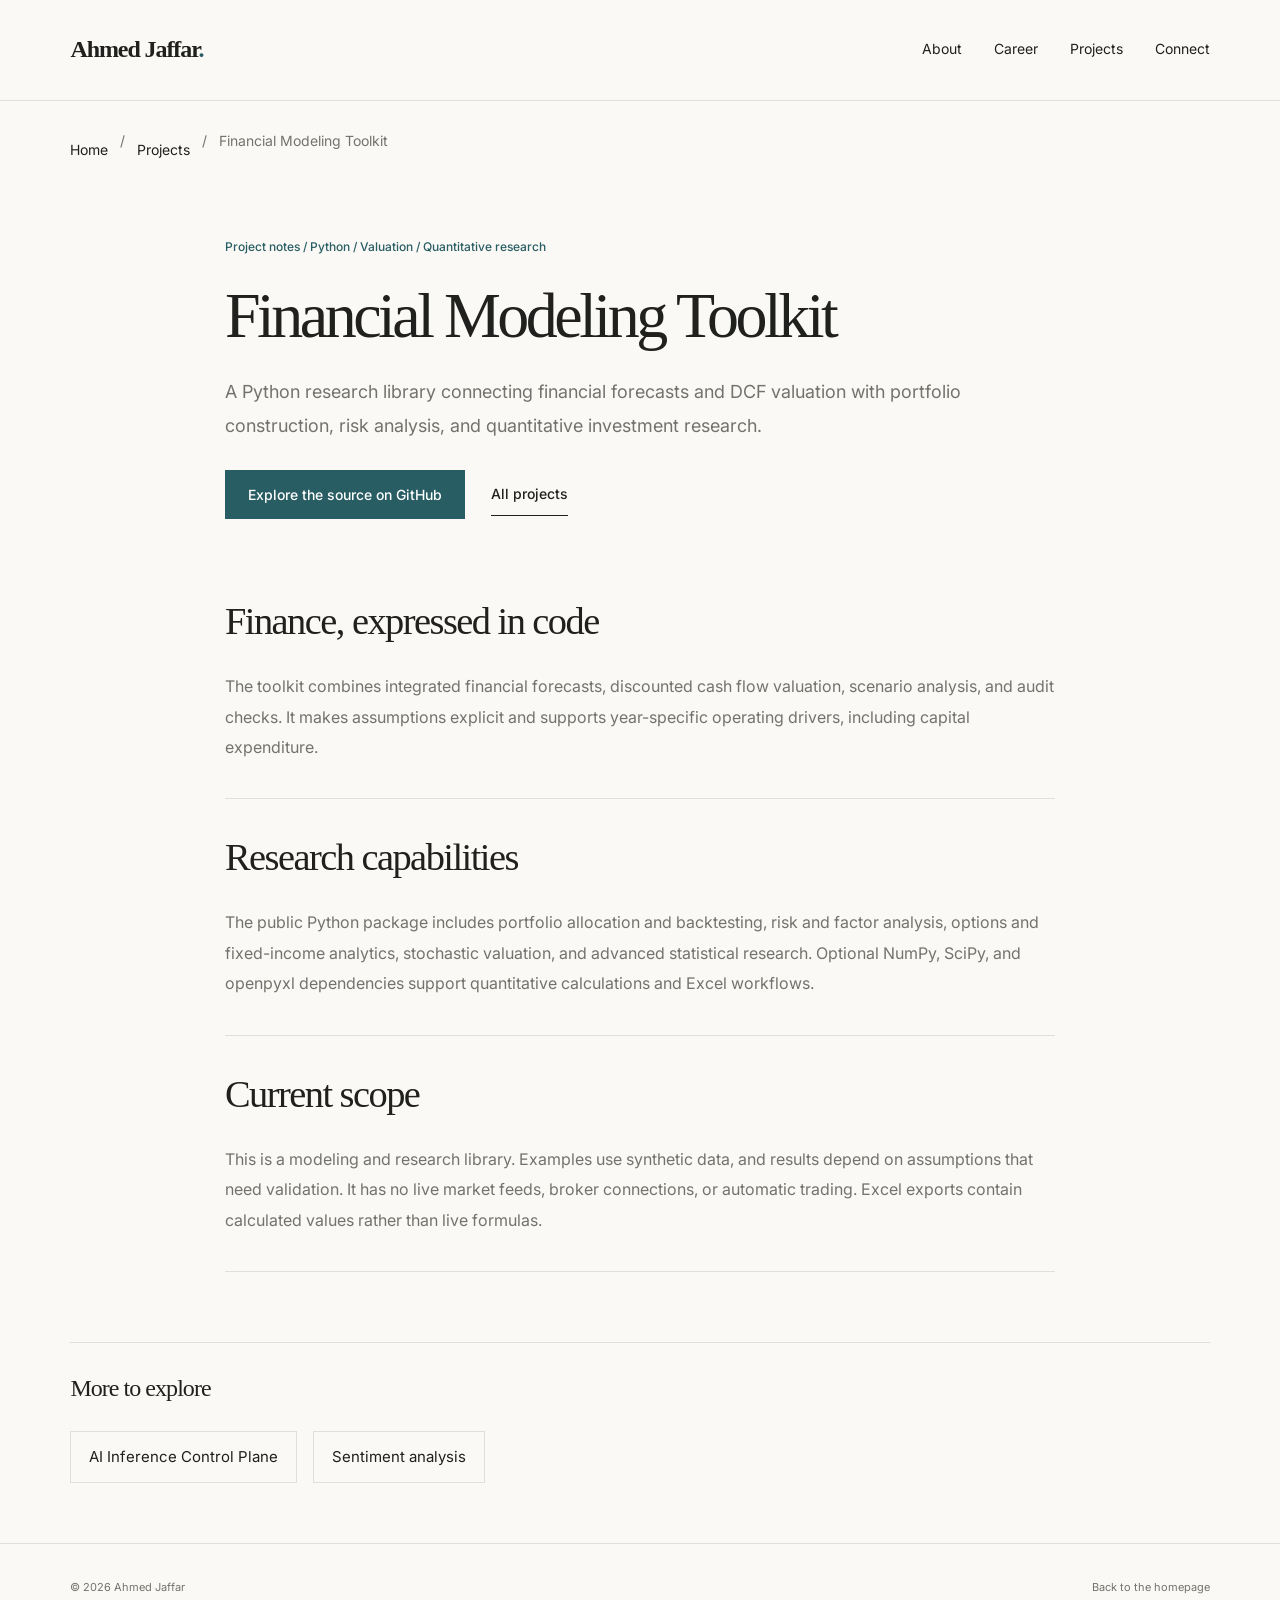
<file: projects/financial-modeling-toolkit/index.html>
<!doctype html><html lang="en"><head>
<meta charset="utf-8">
<meta name="viewport" content="width=device-width,initial-scale=1">
<title>Financial Modeling Toolkit | Ahmed Jaffar</title>
<meta name="description" content="A Python research library connecting financial forecasts and DCF valuation with portfolio construction, risk analysis, and quantitative investment research.">
<meta name="theme-color" content="#faf9f6">
<link rel="canonical" href="https://ahmedjaffar.ca/projects/financial-modeling-toolkit/">

<meta property="og:type" content="website">
<meta property="og:site_name" content="Ahmed Jaffar">
<meta property="og:locale" content="en_CA">
<meta property="og:title" content="Financial Modeling Toolkit | Ahmed Jaffar">
<meta property="og:description" content="A Python research library connecting financial forecasts and DCF valuation with portfolio construction, risk analysis, and quantitative investment research.">
<meta property="og:url" content="https://ahmedjaffar.ca/projects/financial-modeling-toolkit/">
<meta property="og:image" content="https://ahmedjaffar.ca/og-image.jpg">
<meta property="og:image:width" content="1200">
<meta property="og:image:height" content="630">
<meta property="og:image:alt" content="Ahmed Jaffar personal website">
<meta name="twitter:image:alt" content="Ahmed Jaffar personal website">
<meta name="twitter:card" content="summary_large_image">
<meta name="twitter:title" content="Financial Modeling Toolkit | Ahmed Jaffar">
<meta name="twitter:description" content="A Python research library connecting financial forecasts and DCF valuation with portfolio construction, risk analysis, and quantitative investment research.">
<meta name="twitter:image" content="https://ahmedjaffar.ca/og-image.jpg">

<link rel="preconnect" href="https://fonts.googleapis.com">
<link rel="preconnect" href="https://fonts.gstatic.com" crossorigin>
<link rel="stylesheet" href="https://fonts.googleapis.com/css2?family=Space+Grotesk:wght@500;700&family=Inter:wght@400;500;600&display=swap">
<link rel="stylesheet" href="/styles.css">

<link rel="icon" href="/favicon.ico" sizes="any">
<link rel="icon" type="image/svg+xml" href="/favicon.svg">
<link rel="icon" type="image/png" sizes="96x96" href="/favicon-96.png">
<link rel="apple-touch-icon" sizes="180x180" href="/apple-touch-icon.png">


<noscript><style>.reveal{opacity:1!important;transform:none!important}</style></noscript>

<script type="application/ld+json">{
  "@context": "https://schema.org",
  "@graph": [
    {
      "@type": "WebPage",
      "@id": "https://ahmedjaffar.ca/projects/financial-modeling-toolkit/#page",
      "url": "https://ahmedjaffar.ca/projects/financial-modeling-toolkit/",
      "name": "Financial Modeling Toolkit | Ahmed Jaffar",
      "description": "A Python research library connecting financial forecasts and DCF valuation with portfolio construction, risk analysis, and quantitative investment research.",
      "inLanguage": "en",
      "mainEntity": {
        "@id": "https://ahmedjaffar.ca/projects/financial-modeling-toolkit/#source"
      },
      "breadcrumb": {
        "@id": "https://ahmedjaffar.ca/projects/financial-modeling-toolkit/#breadcrumbs"
      }
    },
    {
      "@type": "SoftwareSourceCode",
      "@id": "https://ahmedjaffar.ca/projects/financial-modeling-toolkit/#source",
      "name": "Financial Modeling Toolkit",
      "description": "A Python research library connecting financial forecasts and DCF valuation with portfolio construction, risk analysis, and quantitative investment research.",
      "url": "https://ahmedjaffar.ca/projects/financial-modeling-toolkit/",
      "codeRepository": "https://github.com/Ajaffar1/Financial-Modeling-Toolkit",
      "programmingLanguage": "Python"
    },
    {
      "@type": "BreadcrumbList",
      "@id": "https://ahmedjaffar.ca/projects/financial-modeling-toolkit/#breadcrumbs",
      "itemListElement": [
        {
          "@type": "ListItem",
          "position": 1,
          "name": "Ahmed Jaffar",
          "item": "https://ahmedjaffar.ca/"
        },
        {
          "@type": "ListItem",
          "position": 2,
          "name": "Financial Modeling Toolkit",
          "item": "https://ahmedjaffar.ca/projects/financial-modeling-toolkit/"
        }
      ]
    }
  ]
}</script></head><body class="project-page">
<a class="skip" href="#main-content">Skip to content</a>
<header class="site-header"><a class="brand" href="/">Ahmed Jaffar<span>.</span></a><nav aria-label="Main navigation"><a href="/#about">About</a><a href="/#work">Career</a><a href="/#projects">Projects</a><a href="/#connect">Connect</a></nav></header>
<main id="main-content"><nav class="breadcrumbs" aria-label="Breadcrumb"><a href="/">Home</a><span aria-hidden="true">/</span><a href="/#projects">Projects</a><span aria-hidden="true">/</span><span aria-current="page">Financial Modeling Toolkit</span></nav><article class="project-detail"><div class="eyebrow">Project notes / Python / Valuation / Quantitative research</div><h1>Financial Modeling Toolkit</h1><p class="project-lead">A Python research library connecting financial forecasts and DCF valuation with portfolio construction, risk analysis, and quantitative investment research.</p><div class="actions"><a class="button" href="https://github.com/Ajaffar1/Financial-Modeling-Toolkit" target="_blank" rel="noopener">Explore the source on GitHub</a><a href="/#projects">All projects</a></div><section class="project-note"><h2>Finance, expressed in code</h2><p>The toolkit combines integrated financial forecasts, discounted cash flow valuation, scenario analysis, and audit checks. It makes assumptions explicit and supports year-specific operating drivers, including capital expenditure.</p></section><section class="project-note"><h2>Research capabilities</h2><p>The public Python package includes portfolio allocation and backtesting, risk and factor analysis, options and fixed-income analytics, stochastic valuation, and advanced statistical research. Optional NumPy, SciPy, and openpyxl dependencies support quantitative calculations and Excel workflows.</p></section><section class="project-note"><h2>Current scope</h2><p>This is a modeling and research library. Examples use synthetic data, and results depend on assumptions that need validation. It has no live market feeds, broker connections, or automatic trading. Excel exports contain calculated values rather than live formulas.</p></section></article><aside class="related-projects" aria-label="More project notes"><h2>More to explore</h2><div><a href="/projects/ai-inference-control-plane/">AI Inference Control Plane</a><a href="/projects/sentiment-analysis/">Sentiment analysis</a></div></aside></main><footer><span>© 2026 Ahmed Jaffar</span><a href="/">Back to the homepage</a></footer></body></html>
</file>
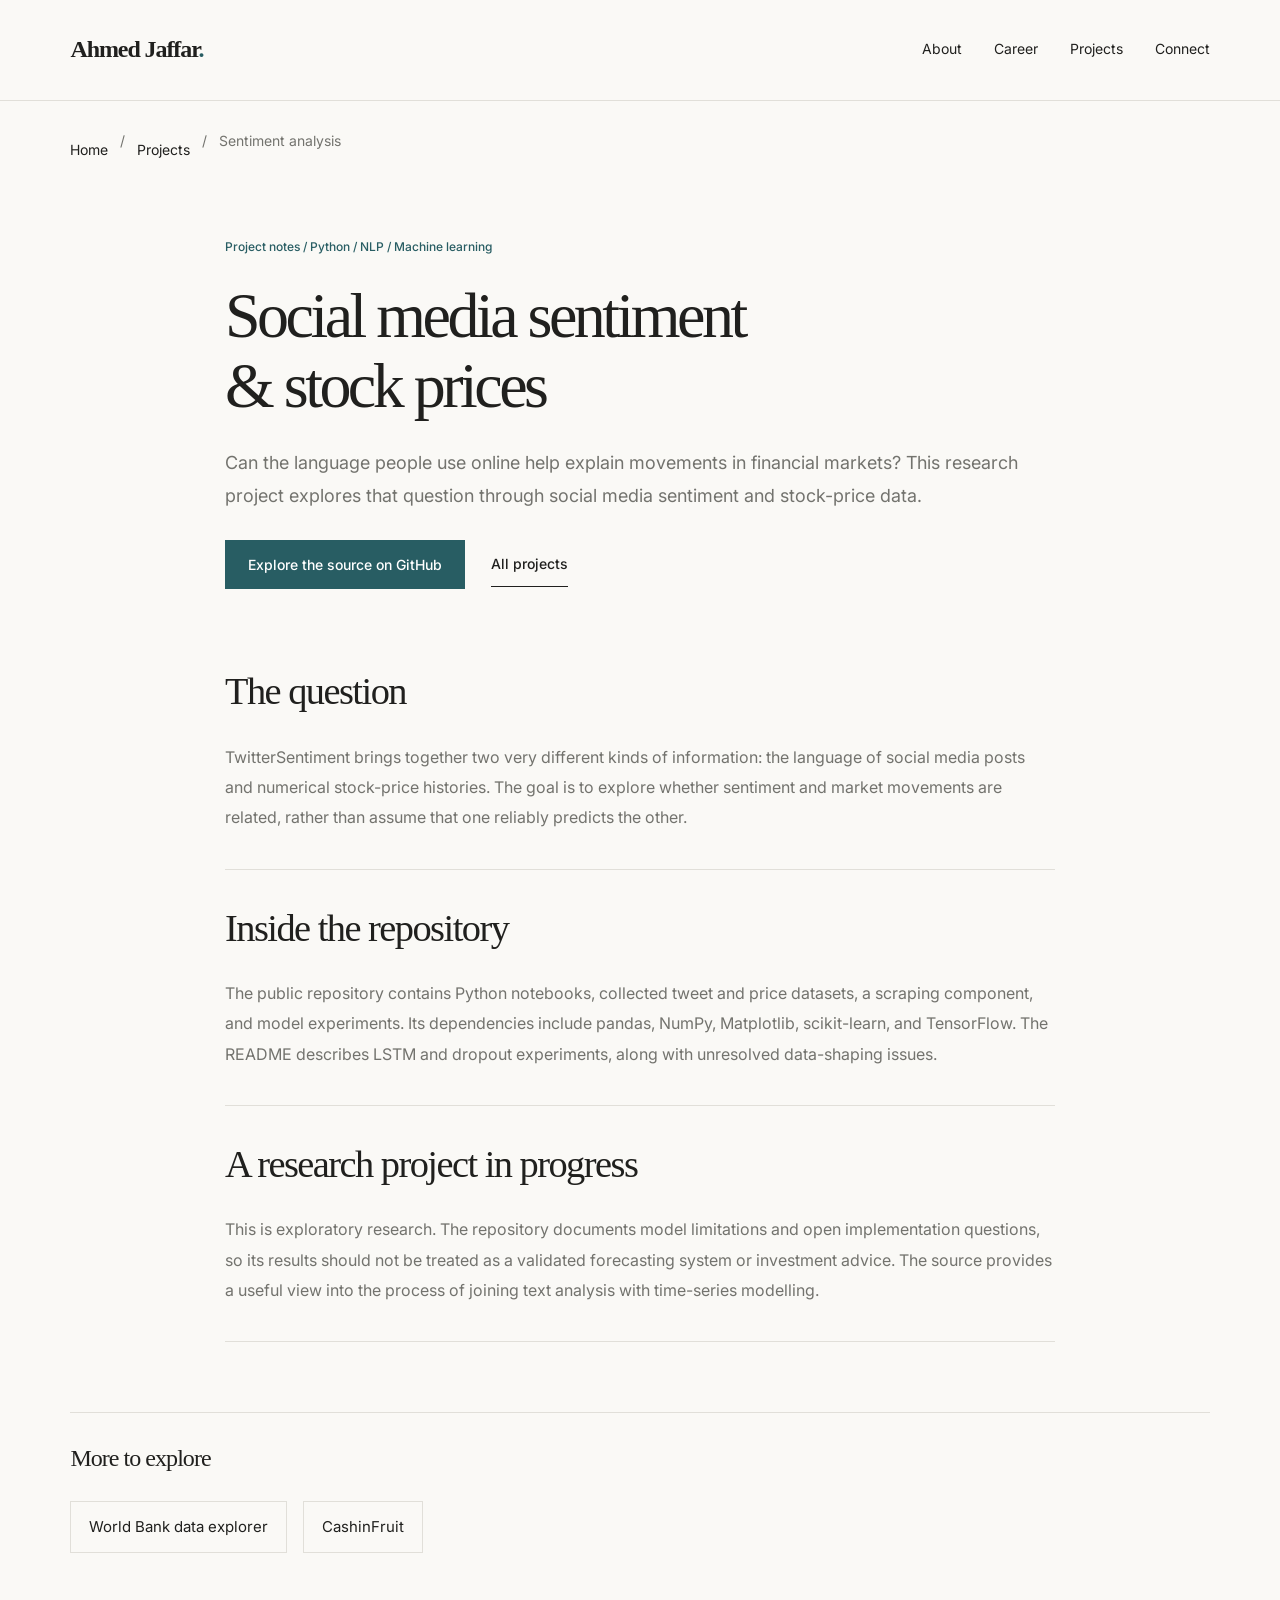
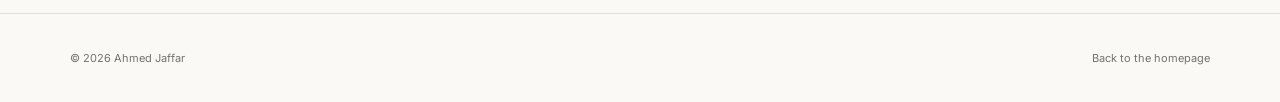
<file: projects/sentiment-analysis/index.html>
<!doctype html><html lang="en"><head>
<meta charset="utf-8">
<meta name="viewport" content="width=device-width,initial-scale=1">
<title>Social media sentiment &amp; stock prices | Ahmed Jaffar</title>
<meta name="description" content="Explore Ahmed Jaffar’s Python research project on social media sentiment and stock prices, including NLP, time-series data, and machine-learning experiments.">
<meta name="theme-color" content="#faf9f6">
<link rel="canonical" href="https://ahmedjaffar.ca/projects/sentiment-analysis/">

<meta property="og:type" content="website">
<meta property="og:site_name" content="Ahmed Jaffar">
<meta property="og:locale" content="en_CA">
<meta property="og:title" content="Social media sentiment &amp; stock prices | Ahmed Jaffar">
<meta property="og:description" content="Explore Ahmed Jaffar’s Python research project on social media sentiment and stock prices, including NLP, time-series data, and machine-learning experiments.">
<meta property="og:url" content="https://ahmedjaffar.ca/projects/sentiment-analysis/">
<meta property="og:image" content="https://ahmedjaffar.ca/og-image.jpg">
<meta property="og:image:width" content="1200">
<meta property="og:image:height" content="630">
<meta property="og:image:alt" content="Ahmed Jaffar personal website">
<meta name="twitter:image:alt" content="Ahmed Jaffar personal website">
<meta name="twitter:card" content="summary_large_image">
<meta name="twitter:title" content="Social media sentiment &amp; stock prices | Ahmed Jaffar">
<meta name="twitter:description" content="Explore Ahmed Jaffar’s Python research project on social media sentiment and stock prices, including NLP, time-series data, and machine-learning experiments.">
<meta name="twitter:image" content="https://ahmedjaffar.ca/og-image.jpg">

<link rel="preconnect" href="https://fonts.googleapis.com">
<link rel="preconnect" href="https://fonts.gstatic.com" crossorigin>
<link rel="stylesheet" href="https://fonts.googleapis.com/css2?family=Space+Grotesk:wght@500;700&family=Inter:wght@400;500;600&display=swap">
<link rel="stylesheet" href="/styles.css">

<link rel="icon" href="/favicon.ico" sizes="any">
<link rel="icon" type="image/svg+xml" href="/favicon.svg">
<link rel="icon" type="image/png" sizes="96x96" href="/favicon-96.png">
<link rel="apple-touch-icon" sizes="180x180" href="/apple-touch-icon.png">


<noscript><style>.reveal{opacity:1!important;transform:none!important}</style></noscript>

<script type="application/ld+json">{
  "@context": "https://schema.org",
  "@graph": [
    {
      "@type": "WebPage",
      "@id": "https://ahmedjaffar.ca/projects/sentiment-analysis/#page",
      "url": "https://ahmedjaffar.ca/projects/sentiment-analysis/",
      "name": "Social media sentiment & stock prices | Ahmed Jaffar",
      "description": "Explore Ahmed Jaffar\u2019s Python research project on social media sentiment and stock prices, including NLP, time-series data, and machine-learning experiments.",
      "inLanguage": "en",
      "isPartOf": {
        "@id": "https://ahmedjaffar.ca/#website"
      },
      "mainEntity": {
        "@id": "https://ahmedjaffar.ca/projects/sentiment-analysis/#source"
      },
      "breadcrumb": {
        "@id": "https://ahmedjaffar.ca/projects/sentiment-analysis/#breadcrumbs"
      }
    },
    {
      "@type": "SoftwareSourceCode",
      "@id": "https://ahmedjaffar.ca/projects/sentiment-analysis/#source",
      "name": "Social media sentiment & stock prices",
      "description": "Can the language people use online help explain movements in financial markets? This research project explores that question through social media sentiment and stock-price data.",
      "url": "https://ahmedjaffar.ca/projects/sentiment-analysis/",
      "codeRepository": "https://github.com/Ajaffar1/TwitterSentiment",
      "programmingLanguage": "Python"
    },
    {
      "@type": "BreadcrumbList",
      "@id": "https://ahmedjaffar.ca/projects/sentiment-analysis/#breadcrumbs",
      "itemListElement": [
        {
          "@type": "ListItem",
          "position": 1,
          "name": "Ahmed Jaffar",
          "item": "https://ahmedjaffar.ca/"
        },
        {
          "@type": "ListItem",
          "position": 2,
          "name": "Sentiment analysis",
          "item": "https://ahmedjaffar.ca/projects/sentiment-analysis/"
        }
      ]
    }
  ]
}</script></head><body class="project-page">
<a class="skip" href="#main-content">Skip to content</a>
<header class="site-header"><a class="brand" href="/">Ahmed Jaffar<span>.</span></a><nav aria-label="Main navigation"><a href="/#about">About</a><a href="/#work">Career</a><a href="/#projects">Projects</a><a href="/#connect">Connect</a></nav></header>
<main id="main-content"><nav class="breadcrumbs" aria-label="Breadcrumb"><a href="/">Home</a><span aria-hidden="true">/</span><a href="/#projects">Projects</a><span aria-hidden="true">/</span><span aria-current="page">Sentiment analysis</span></nav>
<article class="project-detail"><div class="eyebrow">Project notes / Python / NLP / Machine learning</div><h1>Social media sentiment &amp; stock prices</h1><p class="project-lead">Can the language people use online help explain movements in financial markets? This research project explores that question through social media sentiment and stock-price data.</p><div class="actions"><a class="button" href="https://github.com/Ajaffar1/TwitterSentiment" target="_blank" rel="noopener">Explore the source on GitHub</a><a href="/#projects">All projects</a></div><section class="project-note"><h2>The question</h2><p>TwitterSentiment brings together two very different kinds of information: the language of social media posts and numerical stock-price histories. The goal is to explore whether sentiment and market movements are related, rather than assume that one reliably predicts the other.</p></section><section class="project-note"><h2>Inside the repository</h2><p>The public repository contains Python notebooks, collected tweet and price datasets, a scraping component, and model experiments. Its dependencies include pandas, NumPy, Matplotlib, scikit-learn, and TensorFlow. The README describes LSTM and dropout experiments, along with unresolved data-shaping issues.</p></section><section class="project-note"><h2>A research project in progress</h2><p>This is exploratory research. The repository documents model limitations and open implementation questions, so its results should not be treated as a validated forecasting system or investment advice. The source provides a useful view into the process of joining text analysis with time-series modelling.</p></section></article>
<aside class="related-projects" aria-label="More project notes"><h2>More to explore</h2><div><a href="/projects/world-bank-data-explorer/">World Bank data explorer</a><a href="/projects/cashinfruit/">CashinFruit</a></div></aside></main><footer><span>© 2026 Ahmed Jaffar</span><a href="/">Back to the homepage</a></footer></body></html>
</file>
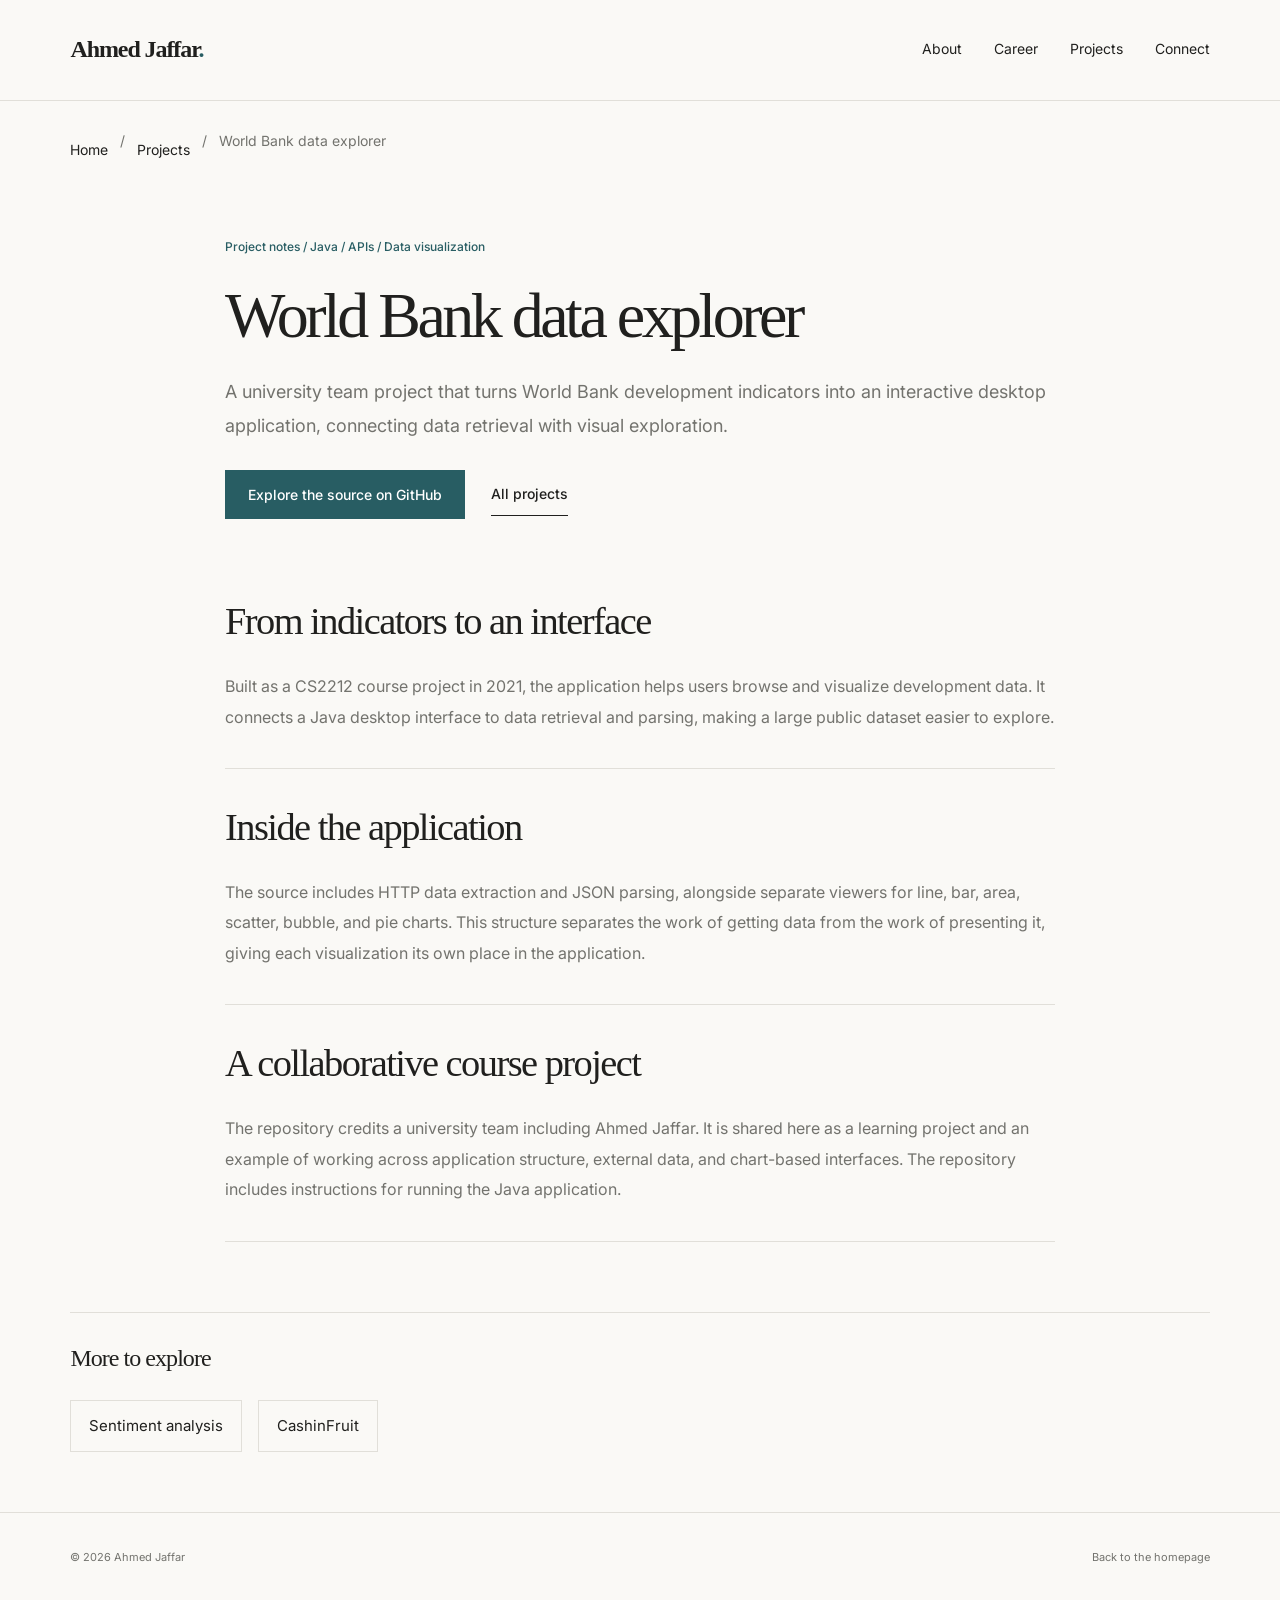
<file: projects/world-bank-data-explorer/index.html>
<!doctype html><html lang="en"><head>
<meta charset="utf-8">
<meta name="viewport" content="width=device-width,initial-scale=1">
<title>World Bank data explorer | Ahmed Jaffar</title>
<meta name="description" content="Explore Ahmed Jaffar’s university team project: a Java desktop application for retrieving and visualizing World Bank development data.">
<meta name="theme-color" content="#faf9f6">
<link rel="canonical" href="https://ahmedjaffar.ca/projects/world-bank-data-explorer/">

<meta property="og:type" content="website">
<meta property="og:site_name" content="Ahmed Jaffar">
<meta property="og:locale" content="en_CA">
<meta property="og:title" content="World Bank data explorer | Ahmed Jaffar">
<meta property="og:description" content="Explore Ahmed Jaffar’s university team project: a Java desktop application for retrieving and visualizing World Bank development data.">
<meta property="og:url" content="https://ahmedjaffar.ca/projects/world-bank-data-explorer/">
<meta property="og:image" content="https://ahmedjaffar.ca/og-image.jpg">
<meta property="og:image:width" content="1200">
<meta property="og:image:height" content="630">
<meta property="og:image:alt" content="Ahmed Jaffar personal website">
<meta name="twitter:image:alt" content="Ahmed Jaffar personal website">
<meta name="twitter:card" content="summary_large_image">
<meta name="twitter:title" content="World Bank data explorer | Ahmed Jaffar">
<meta name="twitter:description" content="Explore Ahmed Jaffar’s university team project: a Java desktop application for retrieving and visualizing World Bank development data.">
<meta name="twitter:image" content="https://ahmedjaffar.ca/og-image.jpg">

<link rel="preconnect" href="https://fonts.googleapis.com">
<link rel="preconnect" href="https://fonts.gstatic.com" crossorigin>
<link rel="stylesheet" href="https://fonts.googleapis.com/css2?family=Space+Grotesk:wght@500;700&family=Inter:wght@400;500;600&display=swap">
<link rel="stylesheet" href="/styles.css">

<link rel="icon" href="/favicon.ico" sizes="any">
<link rel="icon" type="image/svg+xml" href="/favicon.svg">
<link rel="icon" type="image/png" sizes="96x96" href="/favicon-96.png">
<link rel="apple-touch-icon" sizes="180x180" href="/apple-touch-icon.png">


<noscript><style>.reveal{opacity:1!important;transform:none!important}</style></noscript>

<script type="application/ld+json">{
  "@context": "https://schema.org",
  "@graph": [
    {
      "@type": "WebPage",
      "@id": "https://ahmedjaffar.ca/projects/world-bank-data-explorer/#page",
      "url": "https://ahmedjaffar.ca/projects/world-bank-data-explorer/",
      "name": "World Bank data explorer | Ahmed Jaffar",
      "description": "Explore Ahmed Jaffar\u2019s university team project: a Java desktop application for retrieving and visualizing World Bank development data.",
      "inLanguage": "en",
      "isPartOf": {
        "@id": "https://ahmedjaffar.ca/#website"
      },
      "mainEntity": {
        "@id": "https://ahmedjaffar.ca/projects/world-bank-data-explorer/#source"
      },
      "breadcrumb": {
        "@id": "https://ahmedjaffar.ca/projects/world-bank-data-explorer/#breadcrumbs"
      }
    },
    {
      "@type": "SoftwareSourceCode",
      "@id": "https://ahmedjaffar.ca/projects/world-bank-data-explorer/#source",
      "name": "World Bank data explorer",
      "description": "A university team project that turns World Bank development indicators into an interactive desktop application, connecting data retrieval with visual exploration.",
      "url": "https://ahmedjaffar.ca/projects/world-bank-data-explorer/",
      "codeRepository": "https://github.com/Ajaffar1/World-Bank-DataBase",
      "programmingLanguage": "Java"
    },
    {
      "@type": "BreadcrumbList",
      "@id": "https://ahmedjaffar.ca/projects/world-bank-data-explorer/#breadcrumbs",
      "itemListElement": [
        {
          "@type": "ListItem",
          "position": 1,
          "name": "Ahmed Jaffar",
          "item": "https://ahmedjaffar.ca/"
        },
        {
          "@type": "ListItem",
          "position": 2,
          "name": "World Bank data explorer",
          "item": "https://ahmedjaffar.ca/projects/world-bank-data-explorer/"
        }
      ]
    }
  ]
}</script></head><body class="project-page">
<a class="skip" href="#main-content">Skip to content</a>
<header class="site-header"><a class="brand" href="/">Ahmed Jaffar<span>.</span></a><nav aria-label="Main navigation"><a href="/#about">About</a><a href="/#work">Career</a><a href="/#projects">Projects</a><a href="/#connect">Connect</a></nav></header>
<main id="main-content"><nav class="breadcrumbs" aria-label="Breadcrumb"><a href="/">Home</a><span aria-hidden="true">/</span><a href="/#projects">Projects</a><span aria-hidden="true">/</span><span aria-current="page">World Bank data explorer</span></nav>
<article class="project-detail"><div class="eyebrow">Project notes / Java / APIs / Data visualization</div><h1>World Bank data explorer</h1><p class="project-lead">A university team project that turns World Bank development indicators into an interactive desktop application, connecting data retrieval with visual exploration.</p><div class="actions"><a class="button" href="https://github.com/Ajaffar1/World-Bank-DataBase" target="_blank" rel="noopener">Explore the source on GitHub</a><a href="/#projects">All projects</a></div><section class="project-note"><h2>From indicators to an interface</h2><p>Built as a CS2212 course project in 2021, the application helps users browse and visualize development data. It connects a Java desktop interface to data retrieval and parsing, making a large public dataset easier to explore.</p></section><section class="project-note"><h2>Inside the application</h2><p>The source includes HTTP data extraction and JSON parsing, alongside separate viewers for line, bar, area, scatter, bubble, and pie charts. This structure separates the work of getting data from the work of presenting it, giving each visualization its own place in the application.</p></section><section class="project-note"><h2>A collaborative course project</h2><p>The repository credits a university team including Ahmed Jaffar. It is shared here as a learning project and an example of working across application structure, external data, and chart-based interfaces. The repository includes instructions for running the Java application.</p></section></article>
<aside class="related-projects" aria-label="More project notes"><h2>More to explore</h2><div><a href="/projects/sentiment-analysis/">Sentiment analysis</a><a href="/projects/cashinfruit/">CashinFruit</a></div></aside></main><footer><span>© 2026 Ahmed Jaffar</span><a href="/">Back to the homepage</a></footer></body></html>
</file>
<file: styles.css>
:root{--paper:#101619;--ink:#f0f3ef;--muted:#abb7b8;--line:#2c383d;--accent:#c0ec82;--panel:#1a262c;--serif:'Space Grotesk',Inter,Arial,sans-serif;--sans:Inter,Arial,sans-serif}*{box-sizing:border-box}html{scroll-behavior:smooth;scroll-padding-top:110px}body{margin:0;background:radial-gradient(ellipse at 85% 5%,#23323566,transparent 40%),var(--paper);color:var(--ink);font:1rem/1.75 var(--sans);overflow-wrap:anywhere}[hidden]{display:none!important}a{color:inherit;text-decoration:none}button{font:inherit;cursor:pointer}a:focus-visible,button:focus-visible,summary:focus-visible{outline:2px solid var(--accent);outline-offset:5px}header,main,footer{max-width:1360px;margin:auto;padding-inline:7%}.site-header{position:sticky;top:0;z-index:20;display:flex;justify-content:space-between;align-items:center;gap:24px;padding-block:24px;background:#101619e8;backdrop-filter:blur(16px);border-bottom:1px solid var(--line)}.brand{font-size:1.125rem;font-weight:600;letter-spacing:-.04em}.brand span{color:var(--accent)}nav{display:flex;flex-wrap:wrap;gap:30px;font-size:.875rem}nav a{padding-block:5px;color:var(--muted);border-bottom:1px solid transparent;transition:color .2s,border-color .2s}nav a:hover,nav a[aria-current]{color:var(--ink);border-color:var(--ink)}.hero{display:grid;grid-template-columns:1.3fr 1fr;gap:80px;align-items:center;padding-block:86px 80px}.hero>div{min-width:0}.eyebrow{font-size:.75rem;text-transform:uppercase;letter-spacing:.14em;color:var(--muted);font-weight:500}.dot{display:none}h1{font-family:var(--serif);font-weight:500;font-size:clamp(3rem,7vw,7rem);line-height:1.15;letter-spacing:-.055em;margin:25px 0 20px}h1 span{color:var(--accent)}.hero-statement{font-size:clamp(1.75rem,3vw,2.75rem);line-height:1.18;letter-spacing:-.05em;font-weight:500;margin:0 0 25px}.hero-tag{font-size:.875rem;line-height:1.7;color:var(--accent);margin-bottom:20px}.intro{max-width:520px;color:var(--muted);font-size:1rem;line-height:1.9}.actions{display:flex;flex-wrap:wrap;gap:26px;align-items:center;margin-top:28px;font-size:.875rem;font-weight:500}.actions>a:not(.button){border-bottom:1px solid #abb0b5;padding-block:9px}.button{display:inline-block;background:var(--accent);color:var(--paper);padding:13px 21px;border:1px solid var(--accent);border-radius:7px;transition:background .2s}.button:hover{background:#d2f6a1}.portrait{position:relative;margin:0;background:#1a262c}.portrait img{border-radius:12px;display:block;width:100%;height:auto;aspect-ratio:4/5;object-fit:cover;object-position:center 30%}.caption{padding:16px 0;background:var(--paper);font-size:.75rem;color:var(--muted);line-height:1.6}.caption strong{display:block;color:var(--ink);font-size:.875rem;font-weight:500}.strip{display:flex;flex-wrap:wrap;gap:26px;align-items:center;justify-content:space-between;padding:24px 0;border-block:1px solid var(--line);color:var(--muted);font-size:.875rem}.strip span:first-child{color:var(--ink);font-weight:600}section{padding-block:86px;border-bottom:1px solid var(--line);scroll-margin-top:20px}.section-head{display:grid;grid-template-columns:1fr 2.3fr;gap:60px}.section-head>*{min-width:0}.section-head>.eyebrow{padding-top:10px}h2{font-family:var(--serif);font-size:clamp(2rem,3.7vw,3.5rem);font-weight:400;letter-spacing:-.045em;line-height:1.18;margin:0 0 25px}p{margin-top:0}.section-copy{color:var(--muted);font-size:1rem;line-height:1.9;max-width:760px}.areas{display:grid;grid-template-columns:repeat(3,minmax(0,1fr));gap:34px;margin-top:36px}.area{padding:26px 0 0;border-top:1px solid var(--line)}.num{font-size:.75rem;color:var(--muted)}h3{font-weight:500;font-size:1.25rem;line-height:1.4;letter-spacing:-.025em;margin:16px 0 14px}.area p{color:var(--muted);font-size:.9375rem;margin-bottom:0}.glass-timeline{position:relative;margin-top:36px;padding:22px 18px 16px;border:1px solid #3c4e55;border-radius:12px;background:linear-gradient(120deg,#23343dd9,#19282dcc);scroll-margin-top:120px}.glass-toolbar{display:flex;flex-wrap:wrap;justify-content:space-between;align-items:center;gap:16px;padding:0 6px 4px}.glass-caption{font-size:.75rem;letter-spacing:.08em;color:var(--muted)}.glass-caption>span{padding-inline:12px;color:#9ca3a8}.glass-controls{display:flex;gap:8px}.glass-controls button{padding:8px 15px;border-radius:100px;background:#ffffff0a;border:1px solid #51616a;color:var(--ink);font-size:.875rem;transition:background .2s}.glass-controls button:hover{background:#ffffff18}.glass-controls button:disabled{opacity:.35;cursor:default}.career-list{display:flex;align-items:flex-start;gap:16px;margin:0;padding:22px 6px 15px;overflow-x:auto;scroll-snap-type:x proximity;scroll-padding-inline:6px;overscroll-behavior-x:contain;position:relative;scrollbar-width:thin;scrollbar-color:#a8b2b9 transparent}.career-item{flex:0 0 calc((100% - 48px)/4);min-width:225px;max-width:340px;position:relative;background:#ffffff06;border:1px solid #44545c;border-radius:10px;backdrop-filter:blur(20px);box-shadow:inset 0 1px 0 #ffffff12,0 8px 24px #00000012;scroll-snap-align:center;scroll-margin-top:130px;transition:border-color .2s,box-shadow .2s}.career-item[open]{border-color:#a5ca78;background:#b6df7810;box-shadow:0 7px 22px #00000020}.career-item:hover{border-color:#748b94}.career-item summary{display:flex;flex-direction:column;align-items:flex-start;gap:18px;padding:22px;min-height:284px;list-style:none;cursor:pointer;position:relative;border-radius:10px}.career-item summary::-webkit-details-marker{display:none}.career-milestone{display:flex;justify-content:space-between;gap:10px;align-items:center;width:100%;font-size:.875rem;color:var(--muted)}.current-label{font-size:.75rem;line-height:1.4;color:var(--accent);background:#c0ec8215;border-radius:100px;padding:3px 7px}.company-mark{height:54px;min-width:78px;display:flex;align-items:center;justify-content:center;font:bold 15px Arial,sans-serif;letter-spacing:-.6px;background:#101a20;border:1px solid var(--line);border-radius:6px;color:var(--ink)}.company-mark.deloitte span{color:#86bc25}.company-mark.flow{font-size:22px;color:var(--ink)}.company-mark.fibonacci{font-size:23px;color:var(--accent)}.career-heading{display:flex;flex-direction:column;gap:5px}.career-company{font-size:.75rem;color:var(--muted)}.career-role{font-size:1.125rem;font-weight:500;line-height:1.35;letter-spacing:-.02em}.career-date{font-size:.75rem;color:var(--muted);line-height:1.7}.career-chevron{position:absolute;right:22px;top:85px;font-size:22px;line-height:1;color:#79878e;transition:transform .2s}.career-item[open] .career-chevron{transform:rotate(45deg);color:var(--accent)}.career-description{padding:0 22px 22px;font-size:.875rem;color:var(--muted)}.career-description:before{content:'';display:block;height:1px;background:var(--line);margin-bottom:16px}.career-description p{margin:0;line-height:1.8}.glass-hint{font-size:.75rem;color:var(--muted);margin:12px 6px 0}.project-tools{display:flex;flex-wrap:wrap;justify-content:space-between;align-items:center;gap:20px;margin-top:34px}.project-filters{display:flex;flex-wrap:wrap;gap:5px}.project-filters button{background:none;border:1px solid transparent;border-radius:100px;padding:8px 15px;font-size:.875rem;color:var(--muted)}.project-filters button[aria-pressed="true"]{background:var(--panel);border-color:var(--line);color:var(--ink)}.project-filters button:hover{color:var(--ink)}.project-count{font-size:.75rem;color:var(--muted);margin:0}.projects{margin-top:22px}.project{display:grid;grid-template-columns:32px minmax(0,1fr) 100px;gap:25px;align-items:center;padding:30px 0;border-top:1px solid var(--line);transition:background .2s}.project:last-child{border-bottom:1px solid var(--line)}.project:hover h3{color:var(--accent)}.project h3{font-size:1.5rem;margin:7px 0 10px;transition:color .2s}.project-stack{font-size:.75rem;color:var(--muted)}.project p{max-width:650px;font-size:.9375rem;color:var(--muted);margin:0;line-height:1.8}.project-cta{font-size:.875rem;color:var(--accent)}.contact{padding:72px 0;margin:0;border:0}.contact h2{margin-top:20px;font-size:clamp(2rem,4.2vw,4rem)}.contact p{color:var(--muted);font-size:1rem}footer{display:flex;flex-wrap:wrap;justify-content:space-between;gap:24px;border-top:1px solid var(--line);padding-block:24px 35px;font-size:.75rem;color:var(--muted)}.skip{position:absolute;left:-9999px}.skip:focus{left:20px;top:12px;z-index:50;background:var(--paper);padding:12px}.reading-progress{position:fixed;top:0;left:0;right:0;height:2px;z-index:30;pointer-events:none}.reading-progress span{display:block;height:100%;background:var(--accent);transform:scaleX(0);transform-origin:left}.reveal{opacity:1}.reveal.in-view{animation:sectionIn .4s ease-out}@keyframes sectionIn{from{transform:translateY(8px)}to{transform:translateY(0)}}.project-detail{max-width:850px;margin:0 auto 70px}.breadcrumbs{display:flex;gap:12px;flex-wrap:wrap;padding-block:28px;font-size:.875rem;color:var(--muted)}.project-detail>.eyebrow{margin-top:35px}.project-detail h1{font-size:clamp(2.5rem,5vw,4.5rem);margin-block:24px}.project-lead{font-size:1.125rem;line-height:1.85;color:var(--muted)}.project-note{padding-block:36px}.project-note:first-of-type{margin-top:44px}.project-note h2{font-size:clamp(1.75rem,3vw,2.5rem)}.project-note p{color:var(--muted);font-size:1rem;line-height:1.9;margin:0}.related-projects{padding-block:32px 60px;border-top:1px solid var(--line)}.related-projects h2{font-size:1.5rem}.related-projects>div{display:flex;flex-wrap:wrap;gap:16px}.related-projects a{padding:12px 18px;border:1px solid var(--line);border-radius:3px;font-size:.9375rem}.related-projects a:hover{border-color:var(--accent)}@supports not (backdrop-filter:blur(1px)){.career-item{background:#1c2a31}.career-item[open]{background:#24352b}}@media(max-width:1100px){.hero{gap:50px}.career-item{flex-basis:270px;min-width:270px}}@media(max-width:800px){.section-head{grid-template-columns:1fr;gap:18px}.hero{gap:30px}.areas{gap:24px}.hero-statement{font-size:1.75rem}.hero-tag{font-size:.875rem}.section-head>.eyebrow{padding:0}}@media(max-width:640px){header,main,footer{padding-inline:6%}.site-header{flex-wrap:wrap;gap:10px;padding-block:16px}nav{gap:22px;font-size:.875rem}html{scroll-padding-top:130px}.hero{grid-template-columns:1fr;gap:32px;padding-block:44px 42px}h1{font-size:clamp(3.5rem,17vw,5rem)}.hero-statement{font-size:clamp(1.5rem,7vw,2rem)}.hero-tag{margin-bottom:16px}.portrait{max-width:420px;width:100%;margin:0}.portrait img{aspect-ratio:1/1;object-position:center 25%}.strip{gap:14px;justify-content:flex-start;font-size:.875rem;line-height:1.5;padding-block:20px}.strip span{flex:1 1 42%}section{padding-block:52px}.areas{grid-template-columns:1fr;gap:24px}.area{padding-top:20px}h2{font-size:clamp(1.75rem,7vw,2.5rem)}.glass-timeline{margin-top:26px;padding:18px 10px 14px;border-radius:10px;scroll-margin-top:145px}.glass-toolbar{gap:10px}.career-list{gap:12px;padding-top:18px}.career-item{flex-basis:86%;min-width:0;max-width:none}.career-item summary{padding:20px;min-height:280px}.career-description{padding:0 20px 22px}.career-item{scroll-margin-top:145px}.project{grid-template-columns:22px minmax(0,1fr);gap:14px;padding-block:26px}.project-cta{grid-column:2}.project h3{font-size:1.25rem}.project-tools{gap:12px;margin-top:24px}.project-filters button{padding:8px 12px}.contact{padding-block:52px}.contact h2{font-size:clamp(1.75rem,7vw,2.5rem)}.actions{gap:20px}.project-detail{margin-bottom:40px}.project-detail>.eyebrow{margin-top:12px}.project-detail h1{font-size:clamp(2rem,8vw,3.5rem)}.project-note{padding-block:28px}}@media(prefers-reduced-motion:reduce){html{scroll-behavior:auto}*,*:before,*:after{animation:none!important;transition:none!important}}

.area p,.project p,.career-description{font-size:1rem}

/* Screenshot-led editorial direction: warm paper, serif typography, coral details. */
:root{--paper:#faf9f6;--ink:#20201e;--muted:#73736e;--line:#e1dfd9;--accent:#285d63;--panel:#eeece6;--serif:Georgia,'Times New Roman',serif;color-scheme:light}body{background:var(--paper);color:var(--ink);-webkit-font-smoothing:antialiased}::selection{background:#cde3df;color:var(--ink)}header,main,footer{max-width:1440px;padding-inline:5.5%}.site-header{position:relative;padding-block:28px;background:transparent;border:0;backdrop-filter:none}.brand{font:600 1.5rem/1.3 var(--serif);letter-spacing:-.045em}.brand span{color:var(--accent)}nav{gap:32px;font-size:.875rem}nav a{min-height:44px;display:inline-flex;align-items:center;color:var(--ink)}nav a:hover,nav a[aria-current]{border-color:var(--accent)}.hero{grid-template-columns:1.35fr 1fr;gap:90px;padding-block:70px 90px;position:relative}.hero>div{min-width:0}.hero h1{font:400 clamp(3rem,5.4vw,5rem)/1.05 var(--serif);letter-spacing:-.055em;margin:0 0 28px}.hero h1 span{color:var(--accent)}.hero-statement{font:400 clamp(1.8rem,3.1vw,2.9rem)/1.15 var(--serif);letter-spacing:-.035em;margin:0 0 28px}.hero-statement span{color:var(--muted)}.hero-tag{font-size:.75rem;color:var(--muted);line-height:1.8;margin-bottom:18px}.intro{font-size:1rem;line-height:1.85;max-width:470px}.actions{font-size:.875rem;gap:26px;align-items:center;margin-top:28px}.button{background:var(--accent);border-color:var(--accent);color:white;border-radius:0;min-height:48px;padding:13px 22px;font-weight:500;line-height:1.5;transition:background .2s}.button:hover{background:#19464d;border-color:#19464d}.actions>a:not(.button){display:inline-flex;align-items:center;min-height:44px;border-bottom:1px solid var(--ink);padding-block:9px}.portrait{position:relative;background:var(--paper);padding:18px;margin:0 0 0 10px;isolation:isolate}.portrait:before{content:"";position:absolute;z-index:-1;inset:-28px -20px 50px -28px;background:repeating-radial-gradient(ellipse at 78% 22%,transparent 0 27px,#cee5db25 28px 29px,transparent 30px 54px),linear-gradient(145deg,#173a43,#326a6b);box-shadow:0 -5px 18px #173a4310;transform:translate(var(--frame-x,0px),var(--frame-y,0px));transition:transform .35s ease-out}.portrait:after{content:"";position:absolute;z-index:-1;width:74px;height:74px;right:-20px;bottom:0;background:#c9c1d7;border:12px solid var(--paper);border-right:0;border-bottom:0}.portrait img{border-radius:0;aspect-ratio:4/5;object-position:center 30%;display:block}.caption{padding:16px 0 0;background:var(--paper);font-size:.6875rem;color:var(--muted)}.caption strong{font-size:.8125rem;color:var(--ink);font-weight:500}.strip{padding-block:22px;border-block:1px solid var(--line);font-size:.75rem;color:var(--muted);gap:20px}.strip span:first-child{color:var(--ink)}section{padding-block:78px;border-bottom:1px solid var(--line)}.section-head{grid-template-columns:1fr 2fr;gap:60px}.eyebrow{font-size:.75rem;text-transform:none;letter-spacing:0;color:var(--accent)}h2{font-family:var(--serif);font-size:clamp(2rem,3.6vw,3.4rem);font-weight:400;letter-spacing:-.04em;line-height:1.15;margin-bottom:28px}.section-copy{font-size:1rem;line-height:1.9;max-width:700px}.section-copy:last-child{margin-bottom:0}.areas{grid-template-columns:1fr;gap:0;margin-top:40px;margin-left:calc((100% - 60px)/3 + 60px)}.area{display:grid;grid-template-columns:30px 180px minmax(0,1fr);gap:20px;padding:22px 0;border:0;border-top:1px solid var(--line)}.area .num{color:var(--accent);font-size:.75rem;line-height:1.9}.area h3{font-size:.9375rem;font-weight:500;line-height:1.6;letter-spacing:-.01em;margin:0}.area p{font-size:.9375rem;line-height:1.8;margin:0}.glass-timeline{padding:0;border:0;border-radius:0;background:none;box-shadow:none;margin-top:36px}.glass-toolbar{padding:0 0 6px}.glass-caption{color:var(--muted)}.glass-controls button{min-height:44px;padding:9px 18px;border:1px solid #c8c6bd;border-radius:0;background:transparent;color:var(--ink);font-size:.8125rem}.glass-controls button:hover{background:var(--panel)}.glass-controls button:disabled{opacity:.5}.career-list{gap:0;padding:24px 0 14px;scroll-padding-inline:0;scrollbar-color:#b7b2a4 transparent}.career-item{flex-basis:25%;min-width:225px;max-width:none;border:0;border-top:1px solid #c9c5ba;border-radius:0;background:none;box-shadow:none;backdrop-filter:none}.career-item:hover{border-color:var(--accent)}.career-item[open]{border-color:var(--accent);background:#edebe44d;box-shadow:none}.career-item summary{border-radius:0;padding:24px 20px;min-height:285px;gap:20px}.company-mark{height:48px;min-width:0;background:none;border:0;border-radius:0;justify-content:flex-start;font-size:18px;color:var(--ink)}.company-mark.flow{color:var(--ink)}.company-mark.fibonacci{color:var(--accent)}.career-role{font-size:1.0625rem;font-weight:500}.career-description{font-size:.9375rem;color:var(--muted);padding:0 20px 24px}.current-label{background:none;color:var(--accent);padding:0}.career-chevron{right:20px;top:91px;color:var(--muted)}.career-item[open] .career-chevron{color:var(--accent)}.glass-hint{font-size:.6875rem;margin-left:0}.project-tools{margin-top:30px}.project-filters{gap:22px}.project-filters button{padding:8px 0;border:0;border-bottom:1px solid transparent;border-radius:0;min-height:44px;font-size:.8125rem}.project-filters button[aria-pressed="true"]{background:none;border:0;border-bottom:1px solid var(--accent);color:var(--ink)}.projects{margin-top:26px}.project{grid-template-columns:35px minmax(0,1fr) 120px;gap:28px;padding-block:32px}.project .num{color:var(--accent);font-size:.75rem}.project-stack{font-size:.6875rem;color:var(--muted);letter-spacing:.03em}.project h3{font-family:var(--serif);font-size:1.9rem;font-weight:400;letter-spacing:-.035em;margin:10px 0 14px}.project p{font-size:.9375rem;line-height:1.85;max-width:650px}.project-cta{font-size:.8125rem;color:var(--ink);text-decoration:underline;text-underline-offset:5px}.project:hover h3{color:var(--accent)}.contact{display:grid;grid-template-columns:1fr 2fr;gap:0 60px;padding:74px 0;margin:0;background:none;border:0}.contact .eyebrow{grid-row:1/4}.contact h2{font-size:clamp(2.5rem,4.2vw,4rem);margin:0 0 24px}.contact p{font-size:1rem;max-width:560px;color:var(--muted)}.contact .actions{grid-column:2;margin-top:10px}footer{align-items:center;font-size:.6875rem;padding-block:22px;border-top:1px solid var(--line)}footer a{min-height:44px;display:inline-flex;align-items:center}.reading-progress{display:none}.reveal.in-view{animation:none}.project-detail{max-width:830px}.project-detail h1{font-family:var(--serif);font-weight:400;line-height:1.1}.project-lead{color:var(--muted)}.breadcrumbs a{min-height:44px;display:inline-flex;align-items:center}.related-projects a{border-radius:0}.related-projects a:hover{background:var(--panel)}.skip:focus{background:var(--paper);border:1px solid var(--accent)}
@media(max-width:1000px){.hero{gap:50px}.area{grid-template-columns:24px 145px minmax(0,1fr);gap:18px}}
@media(max-width:800px){.section-head{grid-template-columns:1fr;gap:20px}.areas{margin-left:0}.hero{gap:30px;padding-block:60px}.portrait:before{inset:-15px -12px 40px -15px}.portrait:after{right:-12px}.contact{grid-template-columns:1fr;gap:20px}.contact .eyebrow{grid-row:auto}.contact .actions{grid-column:1}.contact h2{margin:0}.hero h1{font-size:clamp(2.75rem,6vw,4rem)}}
@media(max-width:640px){header,main,footer{padding-inline:7%}.site-header{padding-block:18px;gap:4px}.brand{font-size:1.375rem}nav{gap:21px;font-size:.8125rem}.hero{grid-template-columns:1fr;gap:42px;padding-block:30px 42px}.hero h1{font-size:clamp(3rem,12vw,4.5rem);margin-bottom:22px}.hero-statement{font-size:clamp(1.8rem,8vw,2.5rem)}.portrait{width:calc(100% - 18px);max-width:420px;padding:14px;margin-left:10px}.portrait img{aspect-ratio:4/3;object-position:center 25%}.portrait:before{inset:-12px -8px 30px -12px}.portrait:after{right:-8px;width:50px;height:50px}.caption{padding-top:14px}.strip{padding-block:20px;gap:16px}section{padding-block:48px}h2{font-size:2.5rem}.area{grid-template-columns:24px minmax(0,1fr);gap:10px 16px;padding-block:20px}.area p{grid-column:2}.career-item{flex-basis:86%;min-width:0}.career-item summary{padding:22px 18px;min-height:275px}.career-description{padding-inline:18px}.project{grid-template-columns:20px minmax(0,1fr);gap:14px;padding-block:28px}.project-cta{grid-column:2}.project h3{font-size:1.6rem}.project-tools{gap:14px}.project-filters{gap:20px}.contact{padding-block:48px}.contact h2{font-size:2.75rem}.project-detail h1{font-size:clamp(2rem,9vw,3.5rem)}}
@supports not (backdrop-filter:blur(1px)){.career-item{background:transparent}.career-item[open]{background:#f0eee7}}

/* Distinct identity and restrained motion. */
:root{--secondary:#776789}h1,h2,h3{text-wrap:balance}.intro,.section-copy{text-wrap:pretty}.hero-tag{display:flex;align-items:center;gap:9px}.hero-tag:before{content:"";width:6px;height:6px;background:var(--accent);border-radius:50%;flex:none}.button{transition:background .2s,box-shadow .2s,transform .2s}.button:hover{box-shadow:0 5px 16px #173a4315;transform:translateY(-2px)}.button:active{transform:translateY(0)}.project{position:relative;transition:background .25s,border-color .25s}.project:hover,.project:focus-visible{background:#285d6305;border-top-color:#285d6366}.project-cta{display:inline-flex;gap:10px;align-items:center;text-decoration:none}.project-cta:after{content:"→";display:inline-block;font-family:Arial,sans-serif;transition:transform .2s}.project:hover .project-cta:after{transform:translateX(4px)}.career-item{transition:background .2s,border-color .2s}.career-item[open]{background:#285d6306;border-top:2px solid var(--accent)}.career-item:hover{background:#285d6304}.career-item[open] .career-milestone{color:var(--accent)}.glass-caption>span{color:#8f9693}.career-list{scrollbar-color:#92aba8 transparent}.career-description:before{background:#285d6320}.area .num{font-variant-numeric:tabular-nums}.project-filters button{transition:color .2s,border-color .2s}.contact{position:relative}.contact h2{max-width:660px}.contact .button{min-width:190px;text-align:center}.reveal.in-view{animation:editorialIn .5s ease-out}@keyframes editorialIn{from{transform:translateY(10px)}to{transform:translateY(0)}}@media(max-width:640px){.project-cta{justify-self:start}.portrait:after{width:50px;height:50px;border-width:8px}}@media(prefers-reduced-motion:reduce){.portrait:before{transform:none}.button:hover{transform:none}.project:hover .project-cta:after{transform:none}.reveal.in-view{animation:none}}

/* Clean portrait presentation. */
.portrait{padding:0;margin:0;background:transparent;isolation:auto}.portrait:before,.portrait:after{display:none;content:none}.portrait img{border:0;box-shadow:none;border-radius:0}.caption{padding:18px 0 0;background:transparent}@media(max-width:640px){.portrait{width:100%;max-width:420px;padding:0;margin:0}.caption{padding-top:16px}}

/* Editorial refinement around the approved reference. */
.quiet{color:var(--muted)}.hero{grid-template-columns:1.2fr 1fr;gap:100px;padding-block:80px 96px}.hero h1{font-size:clamp(3.75rem,6.7vw,6.25rem);margin-bottom:32px}.hero-statement{font-size:clamp(2rem,3.1vw,2.9rem);max-width:610px}.hero-tag{margin-top:28px}.portrait img{aspect-ratio:4/5;object-position:center 30%}.caption{display:flex;justify-content:space-between;align-items:start;border-top:1px solid var(--line);margin-top:18px;padding-top:14px}.caption strong{margin-bottom:4px}.strip{padding-block:26px;letter-spacing:.025em}.section-head{grid-template-columns:1fr 2.2fr;gap:60px}.section-head h2{font-size:clamp(2.4rem,4vw,3.75rem);line-height:1.12;max-width:790px}.areas{margin-left:calc((100% - 60px)/3.2 + 60px);margin-top:36px}.area{padding-block:24px}.area .num{font-variant-numeric:tabular-nums}.career-item summary{min-height:300px;padding-top:28px}.company-mark{font-size:20px}.career-role{font-size:1.125rem}.career-item:focus-within{border-color:var(--accent)}.career-item[open] .career-role{color:var(--accent)}.career-list{padding-top:28px}.project{grid-template-columns:40px minmax(0,1fr) 140px;padding-block:38px;gap:34px}.project h3{font-size:clamp(1.75rem,2.5vw,2.25rem);margin-block:12px 14px}.project-cta{justify-content:space-between;border-bottom:1px solid #285d6344;padding-bottom:5px}.project:hover .project-cta,.project:focus-visible .project-cta{border-color:var(--accent)}.contact{padding-block:86px;grid-template-columns:1fr 2.2fr}.contact h2{font-size:clamp(3rem,5.4vw,5rem);line-height:1.05;margin-bottom:28px}.contact p{max-width:520px}.button:focus-visible,.project:focus-visible{outline:2px solid var(--accent);outline-offset:6px}.glass-controls button{transition:background .2s,border-color .2s}.glass-controls button:not(:disabled):hover{border-color:var(--accent);background:#285d6308}.related-projects a{transition:background .2s,border-color .2s}.project-page .site-header{border-bottom:1px solid var(--line)}
@media(max-width:1000px){.hero{gap:60px}.project{gap:24px}}@media(max-width:800px){.hero{gap:34px;padding-block:56px 64px}.hero h1{font-size:clamp(3rem,6.8vw,4.5rem)}.section-head{grid-template-columns:1fr;gap:20px}.areas{margin-left:0}.contact{grid-template-columns:1fr;padding-block:64px}.project{grid-template-columns:30px minmax(0,1fr) 120px}}@media(max-width:640px){.hero{grid-template-columns:1fr;gap:32px;padding-block:34px 48px}.hero h1{font-size:clamp(3.2rem,13vw,4.5rem);margin-bottom:24px}.hero-statement{font-size:clamp(1.9rem,8vw,2.75rem)}.hero-tag{margin-top:22px}.portrait img{aspect-ratio:4/3;object-position:center 25%}.strip{padding-block:22px}.section-head h2{font-size:clamp(2.15rem,8.5vw,3rem)}.area{padding-block:22px}.career-item summary{min-height:284px}.project{grid-template-columns:20px minmax(0,1fr);gap:14px;padding-block:30px}.project h3{font-size:1.7rem}.project-cta{justify-self:start;gap:18px}.contact{padding-block:54px}.contact h2{font-size:3.5rem}.caption{margin-top:16px}}

/* Fine gallery frame: generous mat, quiet outline, asymmetrical corner accents. */
.portrait{padding:12px 12px 0;border:1px solid #285d632d;background:#fdfcf9;position:relative;isolation:isolate}.portrait picture{display:block;position:relative}.portrait:before{display:block;content:'';position:absolute;z-index:1;left:-1px;top:-1px;width:48px;height:48px;background:none;border:0;border-top:2px solid #285d6390;border-left:2px solid #285d6390;box-shadow:none;transform:none;pointer-events:none}.portrait:after{display:block;content:'';position:absolute;z-index:1;right:-1px;bottom:-1px;width:24px;height:24px;background:none;border:0;border-bottom:2px solid #77678990;border-right:2px solid #77678990;pointer-events:none}.portrait img{border:1px solid #20201e10}.caption{margin-top:14px;padding:14px 3px 16px}.project-filters{flex-wrap:wrap}.project-count{font-variant-numeric:tabular-nums}@media(max-width:640px){.portrait{width:100%;padding:10px 10px 0}.portrait:before{width:36px;height:36px}.portrait:after{width:20px;height:20px}.caption{padding:12px 2px 14px;margin-top:12px}.project-filters{gap:16px}}
</file>
